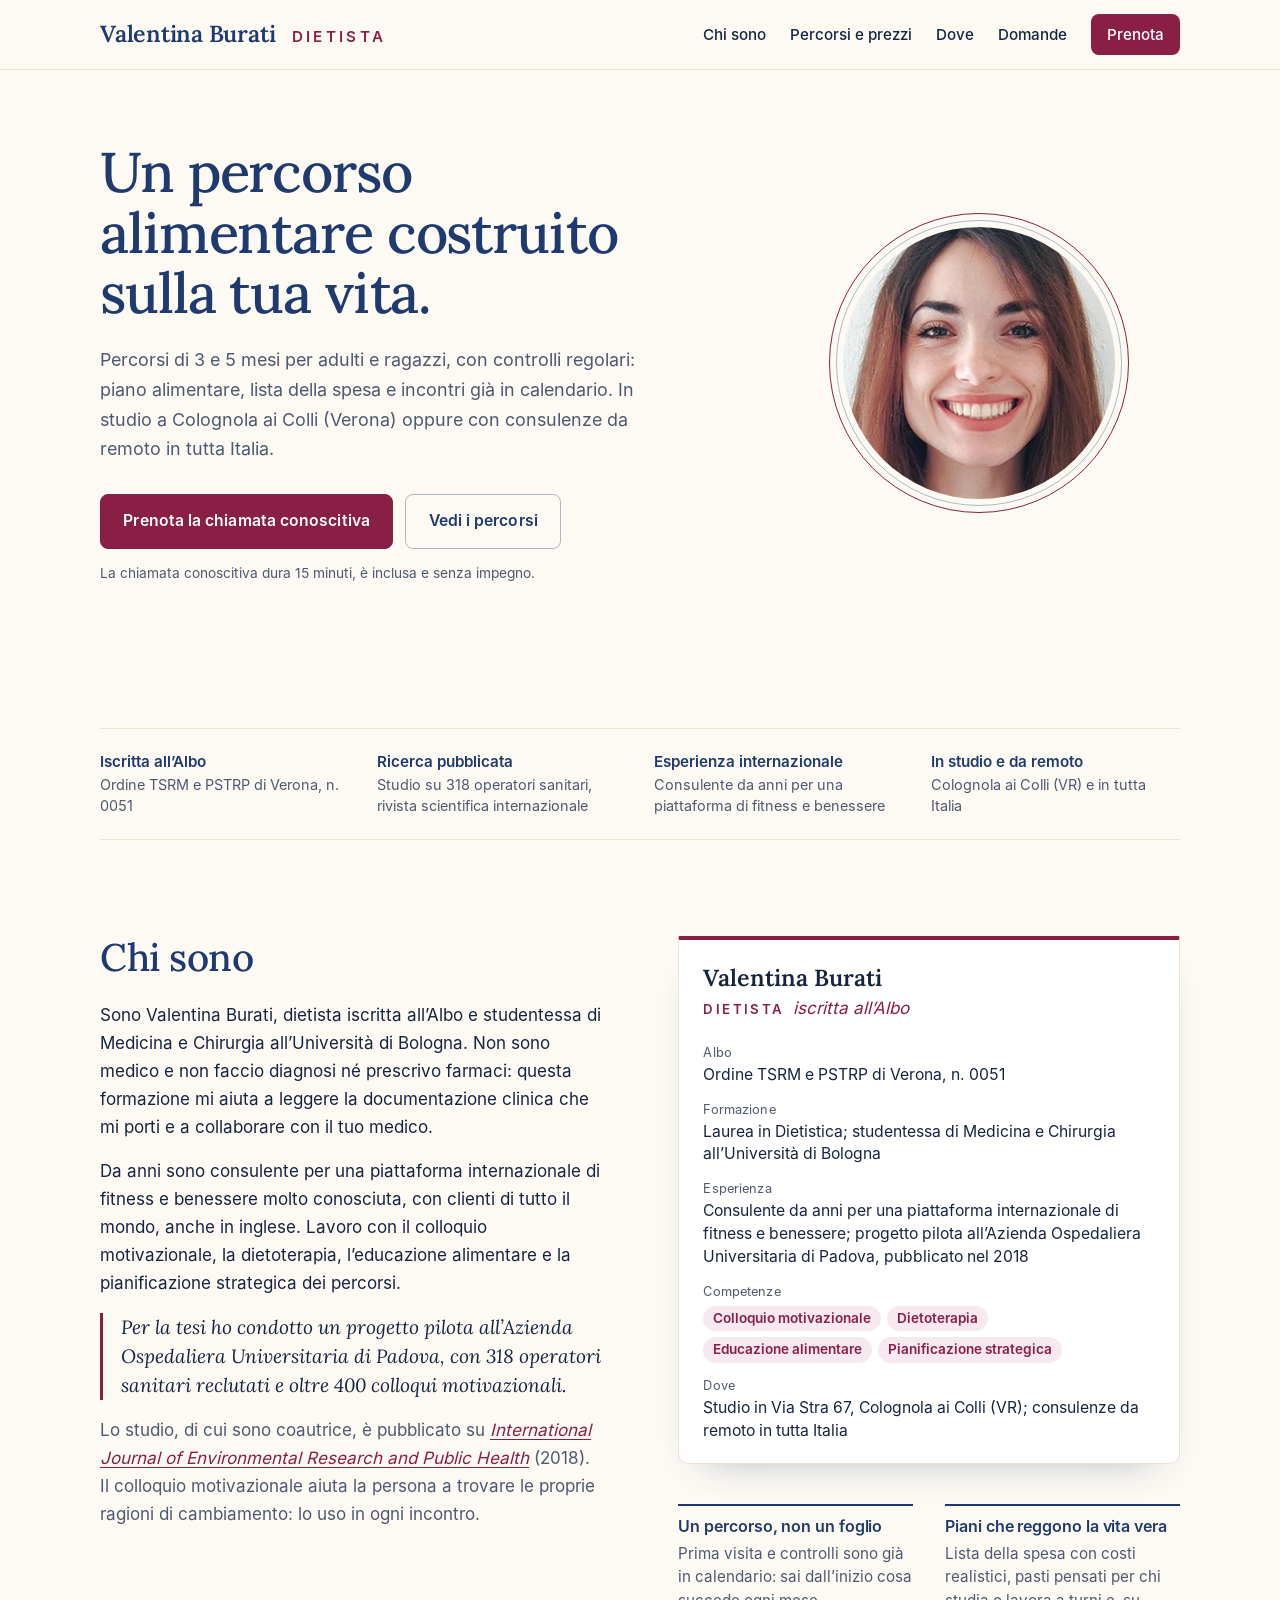
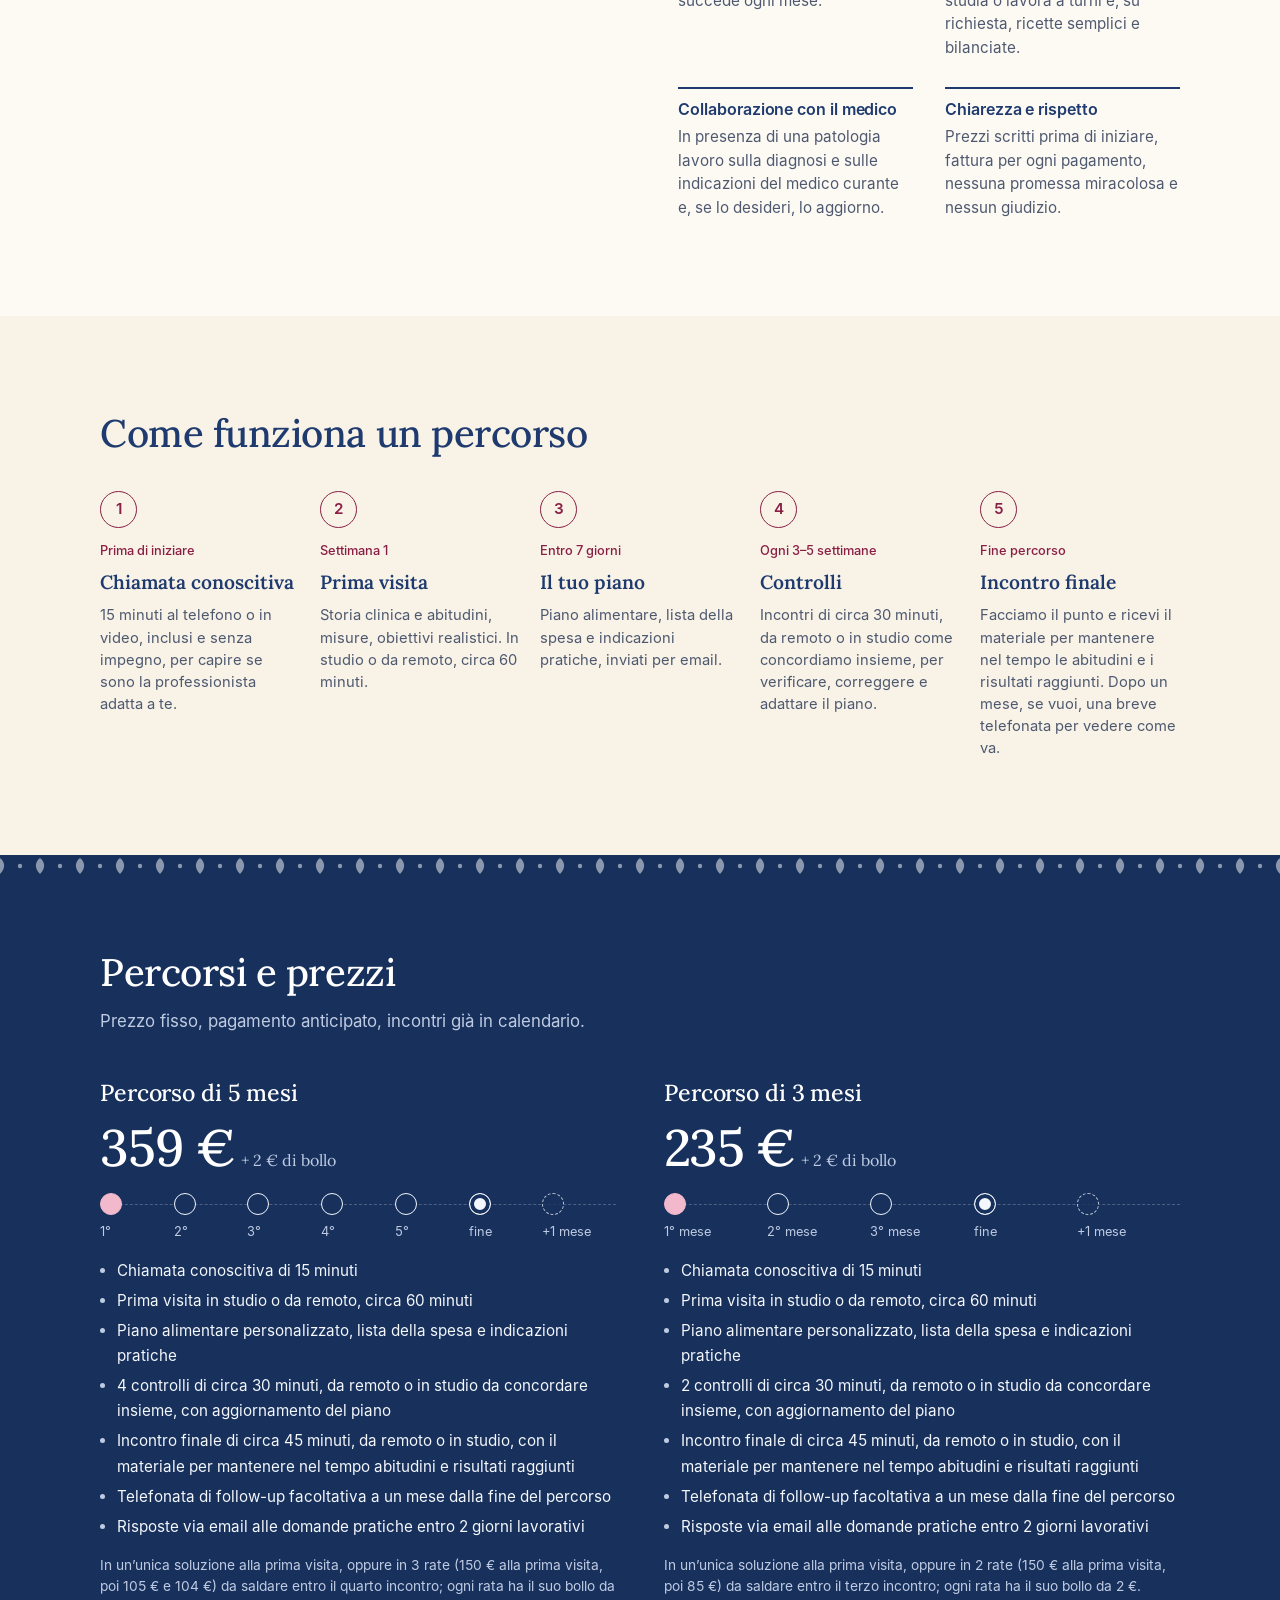
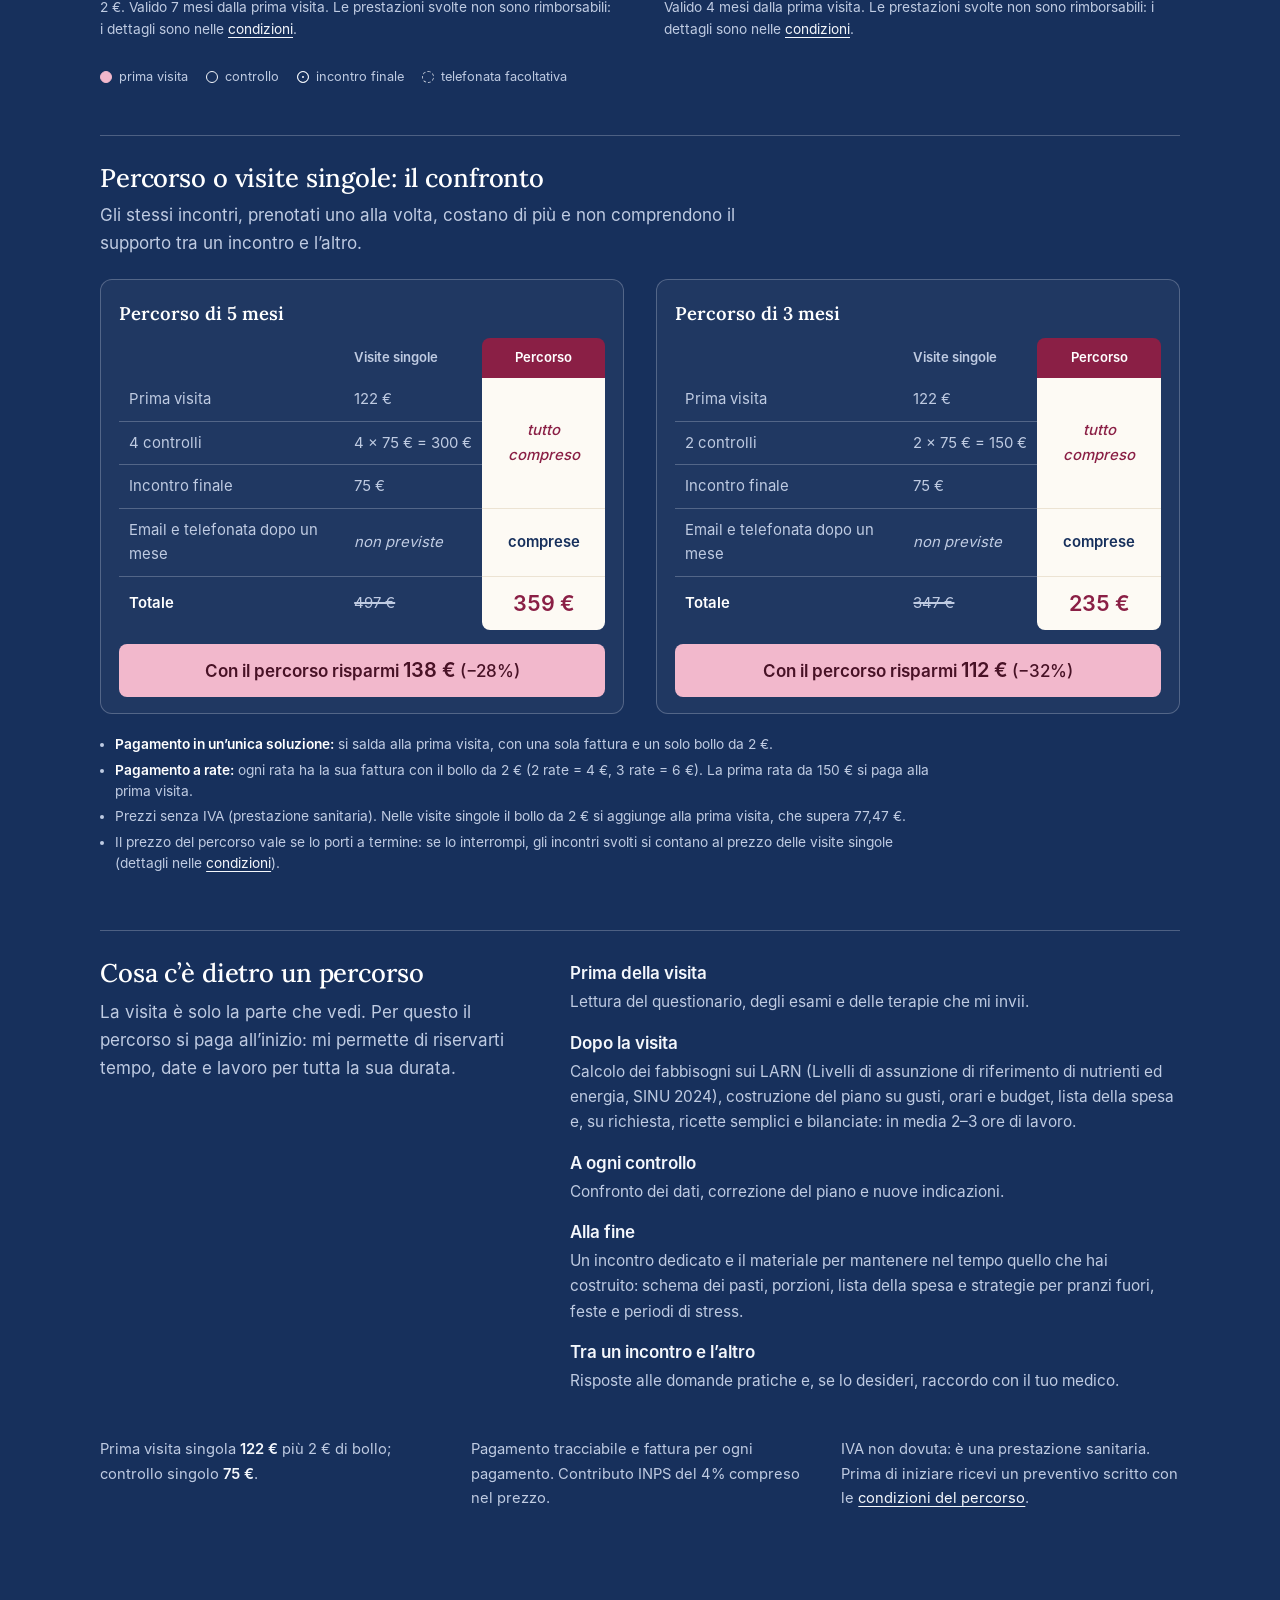
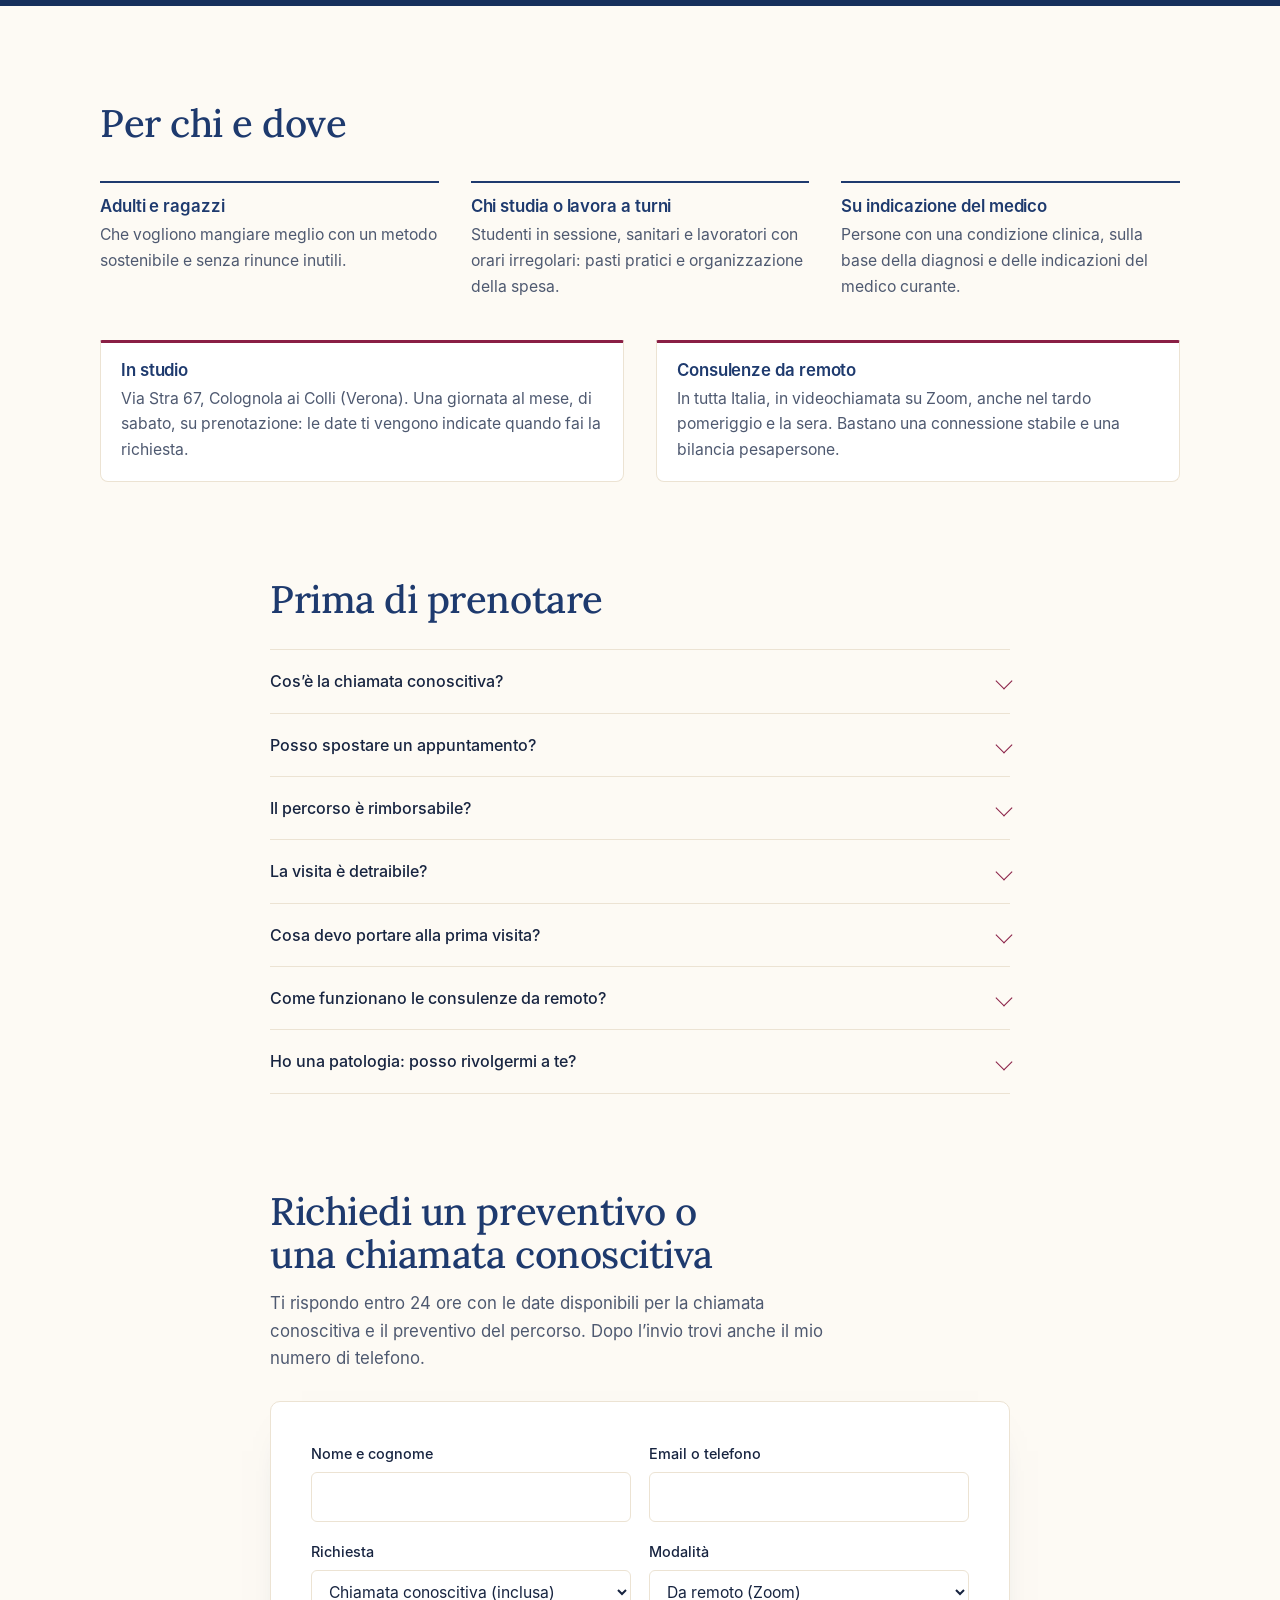
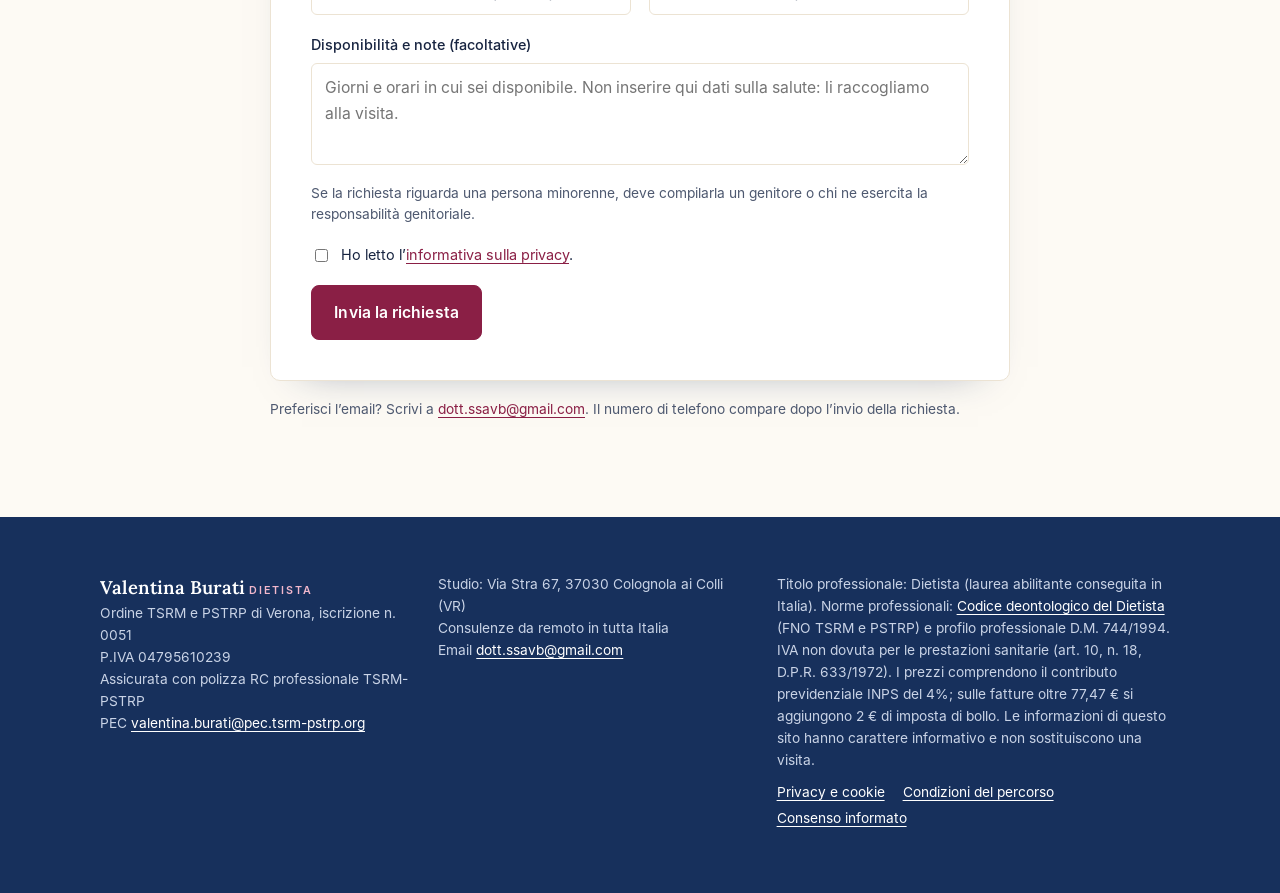
<file: index.html>
<!doctype html>
<html lang="it">
<head>
<meta charset="utf-8">
<meta name="viewport" content="width=device-width, initial-scale=1, viewport-fit=cover">
<title>Dietista a Verona e online – Valentina Burati</title>
<link rel="icon" href="img/favicon.svg" type="image/svg+xml">
<link rel="canonical" href="https://valentinaburati.com/">
<meta property="og:type" content="website">
<meta property="og:locale" content="it_IT">
<meta property="og:title" content="Valentina Burati, dietista">
<meta property="og:description" content="Percorsi nutrizionali di 3 e 5 mesi, in studio a Colognola ai Colli (VR) e consulenze da remoto in tutta Italia.">
<meta property="og:url" content="https://valentinaburati.com/">
<meta property="og:image" content="https://valentinaburati.com/img/anteprima.png">
<meta name="twitter:card" content="summary_large_image">
<meta name="theme-color" content="#17305C">
<script type="application/ld+json">{"@context":"https://schema.org","@type":"MedicalBusiness","name":"Valentina Burati, dietista","medicalSpecialty":"DietNutrition","url":"https://valentinaburati.com/","email":"dott.ssavb@gmail.com","address":{"@type":"PostalAddress","streetAddress":"Via Stra 67","postalCode":"37030","addressLocality":"Colognola ai Colli","addressRegion":"VR","addressCountry":"IT"},"areaServed":"IT","founder":{"@type":"Person","name":"Valentina Burati","jobTitle":"Dietista","hasCredential":"Iscrizione all'Albo dei Dietisti, Ordine TSRM e PSTRP di Verona n. 0051"},"makesOffer":[{"@type":"Offer","name":"Percorso nutrizionale di 3 mesi","price":"235","priceCurrency":"EUR"},{"@type":"Offer","name":"Percorso nutrizionale di 5 mesi","price":"359","priceCurrency":"EUR"}]}</script>
<meta name="description" content="Valentina Burati, dietista iscritta all’Albo. Percorsi nutrizionali di 3 e 5 mesi, in studio a Colognola ai Colli (VR) e consulenze da remoto in tutta Italia.">
<link rel="preload" href="fonts/lora.woff" as="font" type="font/woff" crossorigin>
<link rel="preload" href="fonts/inter-regular.woff" as="font" type="font/woff" crossorigin>
<style>
/* Identità: «radicchio di Verona». Porcellana fredda, inchiostro verde-nero, un rosso radicchio come unico accento.
   Una sola famiglia (Lora, ospitata sul sito: nessuna chiamata a servizi esterni). Il momento memorabile è il calendario dei percorsi. */
@font-face{font-family:"Inter";src:url("fonts/inter-regular.woff") format("woff");font-weight:400;font-style:normal;font-display:swap}
@font-face{font-family:"Inter";src:url("fonts/inter-medium.woff") format("woff");font-weight:500;font-style:normal;font-display:swap}
@font-face{font-family:"Inter";src:url("fonts/inter-semibold.woff") format("woff");font-weight:600 700;font-style:normal;font-display:swap}
@font-face{font-family:"Lora";src:url("fonts/lora.woff") format("woff");font-weight:400 700;font-style:normal;font-display:swap}
@font-face{font-family:"Lora";src:url("fonts/lora-italic.woff") format("woff");font-weight:400 700;font-style:italic;font-display:swap}
:root{
  --paper:#FDFAF4; --alt:#F8F2E7; --surface:#FFFFFF; --ink:#172440; --muted:#55607A; --line:#ECE3D3;
  --blu:#1E3A6E; --blu-deep:#17305C; --radicchio:#8A1F45; --radicchio-deep:#6B1535; --vena:#F7E9EF; --foglia:#56744F;
  --on-deep:#F4F7FC; --on-deep-muted:#BFCBE2; --deep-line:rgba(244,247,252,.24); --rosa:#F2B8CC;
  --serif:"Lora","Iowan Old Style","Palatino Linotype",Georgia,serif;
  --ui:system-ui,-apple-system,"Segoe UI",sans-serif;
}
@media (prefers-color-scheme:dark){:root:not([data-theme="light"]){--paper:#0F1626;--alt:#141D30;--surface:#18223A;--ink:#E9EEF7;--muted:#A7B2C8;--line:#27334D;--blu:#9DB7E6;--blu-deep:#122347;--radicchio:#E79AB6;--radicchio-deep:#F2B8CC;--vena:#2B1A27;--foglia:#9DBB96;color-scheme:dark}}
:root[data-theme="dark"]{--paper:#0F1626;--alt:#141D30;--surface:#18223A;--ink:#E9EEF7;--muted:#A7B2C8;--line:#27334D;--blu:#9DB7E6;--blu-deep:#122347;--radicchio:#E79AB6;--radicchio-deep:#F2B8CC;--vena:#2B1A27;--foglia:#9DBB96;color-scheme:dark}
*{box-sizing:border-box}
html{-webkit-text-size-adjust:100%}
body{margin:0;background:var(--paper);color:var(--ink);font-family:var(--serif);font-size:18px;line-height:1.65;font-variant-numeric:oldstyle-nums proportional-nums}
.wrap{max-width:1120px;margin:0 auto;padding-left:max(20px,env(safe-area-inset-left,0px));padding-right:max(20px,env(safe-area-inset-right,0px))}
h1,h2,h3{color:var(--blu);font-weight:500;line-height:1.12;margin:0;text-wrap:balance;letter-spacing:-.01em}
h1{font-size:clamp(2.5rem,6.2vw,4.4rem);line-height:1.04;letter-spacing:-.022em}
h2{font-size:clamp(1.85rem,3.8vw,2.7rem)}
h3{font-size:1.3rem;font-weight:600;letter-spacing:0}
p{margin:0}
a{color:var(--radicchio);text-decoration-thickness:1px;text-underline-offset:3px}
.muted{color:var(--muted)}.small{font-size:.86rem;line-height:1.55}
.lining{font-variant-numeric:lining-nums tabular-nums}
section{padding-block:clamp(56px,9vw,104px)}
.intro{max-width:36rem;margin-top:14px;color:var(--muted)}
:focus-visible{outline:2px solid var(--radicchio);outline-offset:3px;border-radius:2px}

/* pulsanti */
.btn{display:inline-flex;align-items:center;justify-content:center;font:inherit;font-size:1rem;font-weight:600;border-radius:6px;padding:.8rem 1.35rem;border:1.5px solid var(--radicchio);background:var(--radicchio);color:#fff;text-decoration:none;cursor:pointer;transition:background .15s}
.btn:hover{background:var(--radicchio-deep);border-color:var(--radicchio-deep)}
.btn.quiet{background:transparent;color:var(--ink);border-color:var(--line)}
.btn.quiet:hover{border-color:var(--ink);background:transparent}
@media (prefers-color-scheme:dark){:root:not([data-theme="light"]) .btn:not(.quiet){color:#2C0E19}}
:root[data-theme="dark"] .btn:not(.quiet){color:#2C0E19}
[hidden]{display:none!important}
.skip{position:absolute;left:12px;top:-60px;z-index:10;background:var(--blu);color:#fff;padding:.5rem .9rem;border-radius:6px}
.skip:focus{top:12px}

/* testata */
header.top{position:sticky;top:0;z-index:5;background:color-mix(in srgb,var(--paper) 94%,transparent);backdrop-filter:blur(8px);border-bottom:1px solid var(--line)}
.top .wrap{display:flex;align-items:center;justify-content:space-between;gap:10px 28px;padding-block:18px;flex-wrap:wrap}
.brand{text-decoration:none;color:var(--blu);font-size:1.6rem;font-weight:600;letter-spacing:-.01em;display:inline-flex;align-items:baseline;flex-wrap:wrap;gap:0 .7em}
.brand span{font-family:var(--ui);font-size:.95rem;font-weight:700;letter-spacing:.22em;color:var(--radicchio)}
nav.menu{display:flex;gap:6px 26px;flex-wrap:wrap;font-size:1.06rem;font-weight:600}
nav.menu a{color:var(--ink);text-decoration:none}
nav.menu a:hover{color:var(--radicchio);text-decoration:underline}

/* apertura */
.hero{display:grid;grid-template-columns:minmax(0,1.35fr) minmax(0,.9fr);gap:clamp(32px,6vw,80px);align-items:center;padding-top:clamp(40px,7vw,88px)}
.hero .lead{font-size:1.18rem;color:var(--muted);max-width:33em;margin-top:22px}
.hero .ctas{display:flex;gap:12px;flex-wrap:wrap;margin-top:30px}
.hero .note{margin-top:14px}
.portrait{margin:0;justify-self:center;width:min(100%,300px);position:relative;padding:14px}
.portrait::before{content:"";position:absolute;inset:0;border:1px solid var(--radicchio);border-radius:50%}
.portrait::after{content:"";position:absolute;inset:7px;border:1px solid color-mix(in srgb,var(--blu) 35%,transparent);border-radius:50%;pointer-events:none}
.portrait img{position:relative;display:block;width:100%;height:auto;aspect-ratio:1;object-fit:cover;border-radius:50%;background:var(--alt);filter:saturate(.92) contrast(1.02)}
.portrait figcaption{text-align:center;margin-top:14px;font-size:.85rem;font-style:italic;color:var(--muted)}
@media (max-width:900px){.portrait{order:-1;width:min(60%,220px);margin-top:28px;padding:10px}}
.creds{list-style:none;margin:clamp(28px,4vw,48px) 0 0;padding:22px 0;border-top:1px solid var(--line);border-bottom:1px solid var(--line);display:grid;grid-template-columns:repeat(4,minmax(0,1fr));gap:18px 28px}
.creds li{font-size:.9rem;color:var(--muted);line-height:1.45}
.creds b{display:block;color:var(--blu);font-weight:600;font-size:1rem;margin-bottom:2px}
.alt{background:var(--alt)}
.letterhead{background:var(--surface);border:1px solid var(--line);border-top:4px solid var(--radicchio);border-radius:2px 2px 10px 10px;padding:24px 24px 20px;box-shadow:0 18px 40px -28px rgba(23,48,92,.45)}
.letterhead .who{font-size:1.45rem;font-weight:600;line-height:1.2}
.letterhead .role{font-style:italic;color:var(--radicchio);margin-top:2px}
.caps{font-family:var(--ui);font-style:normal;font-size:.78em;font-weight:600;letter-spacing:.18em;margin-right:.25em}
.letterhead dl{margin:20px 0 0;display:grid;gap:12px}
.letterhead dt{font-size:.8rem;color:var(--muted);font-family:var(--ui);letter-spacing:.01em}
.letterhead dd{margin:1px 0 0;font-size:.98rem;line-height:1.45}
.skills{list-style:none;margin:4px 0 0;padding:0;display:flex;flex-wrap:wrap;gap:6px}
.skills li{font-size:.85rem;padding:3px 10px;border-radius:999px;background:var(--vena);color:var(--radicchio);font-weight:600}

/* chi sono */
.about{display:grid;grid-template-columns:minmax(0,1fr) minmax(0,1fr);gap:clamp(32px,6vw,80px);align-items:start}
.about .text{display:grid;gap:16px;max-width:36rem}
.about .text h2{margin-bottom:6px}
.pull{font-size:1.28rem;line-height:1.5;font-style:italic;color:var(--ink);border-left:3px solid var(--radicchio);padding-left:18px}
.side{display:grid;gap:40px;align-content:start}
.reasons{display:grid;grid-template-columns:1fr 1fr;gap:28px 32px}
.reasons div{border-top:2px solid var(--blu);padding-top:12px}
.reasons h3{font-size:1.12rem;margin-bottom:6px}
.reasons p{font-size:.95rem;color:var(--muted);line-height:1.55}

/* tappe: è una sequenza reale, quindi numerata */
.steps{list-style:none;margin:36px 0 0;padding:0;display:grid;grid-template-columns:repeat(5,minmax(0,1fr));gap:20px;counter-reset:s}
.steps li{counter-increment:s;display:grid;gap:6px;align-content:start}
.steps li::before{content:counter(s);font-size:2.8rem;line-height:1;color:var(--radicchio);font-weight:400;font-style:italic}
.steps .when{font-size:.84rem;color:var(--muted);font-style:italic}
.steps b{font-size:1.12rem;font-weight:600}
.steps p{font-size:.92rem;color:var(--muted);line-height:1.5}

/* percorsi: fascia radicchio */
.band{background:var(--blu-deep);color:var(--on-deep);position:relative}
.band::before{content:"";position:absolute;left:0;right:0;top:0;height:22px;background:url("img/bordo.svg") repeat-x center/40px 22px;opacity:.55}
.band .intro,.band .muted{color:var(--on-deep-muted)}
.band h2,.band h3{color:#fff}
.band a{color:var(--on-deep)}
.plans{display:grid;grid-template-columns:1fr 1fr;gap:clamp(20px,4vw,48px);margin-top:44px}
.plan{display:grid;gap:16px;align-content:start;min-width:0}
.plan h3{font-size:1.5rem;font-weight:500}
.price{font-size:clamp(2.8rem,6vw,3.6rem);line-height:1;font-weight:500;letter-spacing:-.02em;font-variant-numeric:lining-nums}
.price{color:#fff}
.price small{font-size:1rem;font-weight:400;color:var(--on-deep-muted);letter-spacing:0;margin-left:6px}
.plan ul{margin:0;padding-left:1.1em;display:grid;gap:5px;font-size:.98rem}
.plan ul li::marker{color:var(--on-deep-muted)}
.plan .terms{font-size:.86rem;color:var(--on-deep-muted);line-height:1.55}
/* calendario del percorso */
.cal{list-style:none;margin:4px 0 0;padding:0;display:grid;grid-auto-flow:column;grid-auto-columns:minmax(0,1fr);position:relative}
.cal::before{content:"";position:absolute;left:0;right:0;top:11px;border-top:1px dashed var(--deep-line)}
.cal li{position:relative;display:grid;gap:6px;justify-items:start;font-size:.8rem;color:var(--on-deep-muted);font-family:var(--ui)}
.cal .dot{width:22px;height:22px;border-radius:50%;border:1.5px solid var(--on-deep);background:var(--blu-deep);position:relative;z-index:1}
.cal .first .dot{background:var(--rosa);border-color:var(--rosa)}
.cal .free .dot{border-style:dotted;opacity:.6}
.legend{display:flex;flex-wrap:wrap;gap:6px 18px;font-size:.8rem;color:var(--on-deep-muted);font-family:var(--ui);margin-top:26px}
.legend span{display:inline-flex;align-items:center;gap:7px}
.legend i{width:12px;height:12px;border-radius:50%;border:1.5px solid var(--on-deep);display:inline-block}
.legend i.f{background:var(--rosa);border-color:var(--rosa)}
.legend i.e,.cal .end .dot{background:var(--on-deep);border-color:var(--on-deep);box-shadow:inset 0 0 0 4px var(--blu-deep)}
.legend i.t,.cal .follow .dot{border-style:dashed;opacity:.75}
.compare{margin-top:48px;padding-top:28px;border-top:1px solid var(--deep-line)}
.compare h3{font-size:1.6rem;font-weight:500;color:#fff}
.compare .muted{margin-top:8px;max-width:40rem}
.cmps{display:grid;grid-template-columns:1fr 1fr;gap:clamp(16px,3vw,32px);margin-top:22px}
.cmp{background:rgba(255,255,255,.04);border:1px solid var(--deep-line);border-radius:12px;padding:18px 18px 16px;min-width:0}
.cmp h4{margin:0 0 10px;font-size:1.15rem;font-weight:600;color:#fff}
.cmp table{width:100%;border-collapse:separate;border-spacing:0;font-size:.93rem;font-variant-numeric:lining-nums}
.cmp th,.cmp td{padding:9px 10px;text-align:left;vertical-align:middle;border-bottom:1px solid var(--deep-line)}
.cmp thead th{font-size:.82rem;font-weight:600;color:var(--on-deep-muted);border-bottom:0}
.cmp tbody th{font-weight:400;color:var(--on-deep-muted)}
.cmp td{color:var(--on-deep-muted)}
.cmp td.no{font-style:italic}
.cmp td{white-space:nowrap}.cmp td.pc[rowspan],.cmp td.no{white-space:normal}
.cmp .pc{background:#FDFAF4;color:#17305C;font-weight:600;text-align:center;border-bottom-color:#ECE3D3}
.cmp thead th.pc{color:#fff;background:var(--radicchio);border-radius:8px 8px 0 0}
.cmp td.pc[rowspan]{font-style:italic;font-weight:500;color:var(--radicchio)}
.cmp .tot th{color:#fff;font-weight:600;border-bottom:0}
.cmp .tot td.old{text-decoration:line-through;text-decoration-thickness:1.5px;color:var(--on-deep-muted);border-bottom:0}
.cmp .tot td.pc{font-size:1.35rem;color:var(--radicchio);border-radius:0 0 8px 8px;border-bottom:0}
.save{margin:14px 0 0;background:var(--rosa);color:#481226;border-radius:8px;padding:10px 14px;font-weight:600;text-align:center}
.save b{font-size:1.25rem}
.save span{font-weight:500}
.notes{margin:20px 0 0;padding-left:1.1em;display:grid;gap:4px;color:var(--on-deep-muted);max-width:52rem}
.notes b{color:#fff;font-weight:600}
.sr{position:absolute;width:1px;height:1px;overflow:hidden;clip:rect(0 0 0 0)}
@media (max-width:760px){.cmps{grid-template-columns:1fr}}
.behind{margin-top:56px;padding-top:28px;border-top:1px solid var(--deep-line);display:grid;grid-template-columns:minmax(0,.8fr) minmax(0,1.2fr);gap:clamp(20px,5vw,64px)}
.behind h3{font-size:1.6rem;font-weight:500}
.behind dl{margin:0;display:grid;gap:14px}
.behind dt{font-weight:600}
.behind dd{margin:2px 0 0;color:var(--on-deep-muted);font-size:.96rem}
.facts{margin-top:44px;display:grid;grid-template-columns:repeat(3,minmax(0,1fr));gap:14px 32px;font-size:.92rem;color:var(--on-deep-muted)}
.facts b{color:var(--on-deep);font-weight:600;font-variant-numeric:lining-nums}

/* per chi, dove */
.cols3{display:grid;grid-template-columns:repeat(3,minmax(0,1fr));gap:32px;margin-top:36px}
.cols3 div,.where div{border-top:2px solid var(--blu);padding-top:14px}
.cols3 h3,.where h3{margin-bottom:6px}
.cols3 p,.where p{color:var(--muted);font-size:.98rem}
.where{display:grid;grid-template-columns:1fr 1fr;gap:32px;margin-top:40px}
.where div{background:var(--surface);border:1px solid var(--line);border-top:3px solid var(--radicchio);padding:18px 20px;border-radius:2px 2px 8px 8px}

/* domande */
.narrow{max-width:780px}
.faq{margin-top:28px;border-top:1px solid var(--line)}
details{border-bottom:1px solid var(--line)}
summary{cursor:pointer;list-style:none;display:flex;justify-content:space-between;gap:16px;padding-block:18px;font-size:1.08rem;font-weight:600}
summary::-webkit-details-marker{display:none}
summary::after{content:"";flex:none;width:11px;height:11px;margin-top:.45em;border-right:1.5px solid var(--radicchio);border-bottom:1.5px solid var(--radicchio);transform:rotate(45deg);transition:transform .2s}
details[open] summary::after{transform:rotate(225deg)}
details p{padding-bottom:20px;color:var(--muted);max-width:64ch}

/* modulo */
.booking{background:var(--surface);border:1px solid var(--line);border-radius:10px;padding:clamp(22px,4vw,40px);margin-top:28px}
form{display:grid;grid-template-columns:1fr 1fr;gap:18px}
label{display:grid;gap:6px;font-size:.92rem;font-weight:600}
input,select,textarea{font:inherit;font-size:1rem;font-weight:400;color:var(--ink);background:var(--paper);border:1px solid var(--line);border-radius:6px;padding:.7rem .8rem;width:100%}
input:focus,select:focus,textarea:focus{border-color:var(--radicchio);outline:2px solid color-mix(in srgb,var(--radicchio) 30%,transparent);outline-offset:0}
.full{grid-column:1/-1}
.check{display:flex;gap:10px;align-items:flex-start;font-weight:400}
.check input{width:auto;margin-top:.35em;accent-color:var(--radicchio)}
.msg{border-radius:8px;padding:16px 18px;display:grid;gap:6px;margin-top:18px}
.msg.ok{background:color-mix(in srgb,var(--foglia) 14%,var(--surface))}
.msg.ko{background:var(--vena)}
.contact-line{margin-top:18px}

/* piede */
footer{border-top:1px solid var(--line);padding-block:44px 56px;font-size:.86rem;line-height:1.6;color:var(--muted)}
footer .cols{display:grid;grid-template-columns:1fr 1fr 1.3fr;gap:28px}
footer b{color:var(--ink);font-weight:600;font-size:1rem}
footer ul{list-style:none;margin:10px 0 0;padding:0;display:flex;flex-wrap:wrap;gap:4px 18px}

@media (max-width:900px){.hero,.about,.behind{grid-template-columns:1fr}.steps{grid-template-columns:repeat(2,minmax(0,1fr));row-gap:28px}.cols3{grid-template-columns:1fr}.facts{grid-template-columns:1fr}footer .cols{grid-template-columns:1fr}}
@media (max-width:640px){.plan+.plan{border-top:1px solid var(--deep-line);padding-top:32px}body{font-size:17px}.plans,.where,.reasons,form{grid-template-columns:1fr}.steps{grid-template-columns:1fr}nav.menu{gap:4px 18px;font-size:1rem}.brand{font-size:1.4rem}.brand span{font-size:.85rem}}
.cta-bar{display:none}
@media (max-width:640px){.cta-bar{display:block;position:fixed;left:12px;right:12px;bottom:calc(12px + env(safe-area-inset-bottom,0px));z-index:6;text-align:center;background:var(--radicchio);color:#fff;text-decoration:none;font-weight:600;padding:.85rem 1rem;border-radius:8px;box-shadow:0 10px 30px -10px rgba(23,48,92,.55);transform:translateY(160%);transition:transform .25s}
.cta-bar.on{transform:none}footer{padding-bottom:110px}}
@media (max-width:900px){.creds{grid-template-columns:1fr 1fr}}
@media (prefers-reduced-motion:no-preference){html{scroll-behavior:smooth}}

/* ===== Revisione «più professionale»: testo in Inter, titoli in Lora, ritmo e gerarchia più sobri ===== */
:root{--ui:"Inter",system-ui,-apple-system,"Segoe UI",sans-serif;--muted:#4E5970}
body{font-family:var(--ui);font-size:17px;line-height:1.65;font-variant-numeric:normal;-webkit-font-smoothing:antialiased}
h1,h2,h3,h4,.brand,.letterhead .who,.pull,.price,.cmp h4,.compare h3,.behind h3{font-family:var(--serif)}
h1{font-size:clamp(2.3rem,4.6vw,3.5rem);line-height:1.08;letter-spacing:-.02em;max-width:15ch}
h2{font-size:clamp(1.8rem,3.2vw,2.4rem);letter-spacing:-.012em}
h3{font-family:var(--ui);font-size:1.05rem;font-weight:600;letter-spacing:-.005em}
.cmp h4{font-weight:600}
section{padding-block:clamp(56px,8vw,96px)}
.hero{padding-top:clamp(36px,6vw,72px)}
.hero .lead{font-size:1.12rem;line-height:1.65;color:var(--muted);max-width:34rem}
.intro{font-size:1.05rem}
/* intestazione */
header.top{background:color-mix(in srgb,var(--paper) 96%,transparent)}
.top .wrap{padding-block:14px}
.brand{font-size:1.45rem}
nav.menu{font-family:var(--ui);font-size:.95rem;font-weight:500;align-items:center;gap:6px 24px}
nav.menu a.nav-cta{background:var(--radicchio);color:#fff;padding:.5rem 1rem;border-radius:8px;text-decoration:none}
nav.menu a.nav-cta:hover{background:var(--radicchio-deep);color:#fff;text-decoration:none}
/* pulsanti */
.btn{font-family:var(--ui);font-size:.98rem;font-weight:600;border-radius:8px;padding:.85rem 1.4rem;letter-spacing:.005em}
.btn.quiet{border-color:color-mix(in srgb,var(--blu) 35%,transparent);color:var(--blu)}
/* credenziali */
.creds{border-color:var(--line)}
.creds b{font-family:var(--ui);font-size:.95rem;font-weight:600}
/* chi sono */
.pull{font-size:1.2rem}
.reasons div{border-top:2px solid var(--blu)}
.reasons h3{font-size:1rem;margin-bottom:6px}
/* tappe: numeri in cerchio, più sobri */
.steps li::before{font-family:var(--ui);font-style:normal;font-weight:600;font-size:.95rem;width:2.2rem;height:2.2rem;border-radius:50%;display:grid;place-items:center;border:1.5px solid var(--radicchio);color:var(--radicchio);margin-bottom:6px}
.steps .when{font-style:normal;font-size:.8rem;font-weight:500;color:var(--radicchio)}
.steps b{font-family:var(--serif);font-size:1.2rem;font-weight:600;color:var(--blu)}
/* prezzi */
.plan h3{font-family:var(--serif);font-size:1.45rem;font-weight:500;color:#fff}
.price{font-size:clamp(2.6rem,5vw,3.2rem)}
.plan ul{font-size:.95rem}
.legend,.cal li{font-family:var(--ui)}
/* domande */
summary{font-family:var(--ui);font-size:1rem;font-weight:500}
details p{font-size:.98rem}
/* modulo */
label{font-family:var(--ui);font-weight:500;font-size:.9rem}
input,select,textarea{font-family:var(--ui);font-size:.98rem;background:#fff}
.booking{box-shadow:0 18px 40px -32px rgba(23,48,92,.5)}
/* piè di pagina scuro */
footer.site-foot{background:var(--blu-deep);color:#C9D3E6;border-top:0;padding-block:56px 64px}
footer.site-foot b{color:#fff;font-family:var(--serif);font-size:1.15rem;font-weight:600}
footer.site-foot a{color:#fff}
footer.site-foot .caps{color:var(--rosa)!important}
@media (max-width:640px){nav.menu{flex-wrap:nowrap;overflow-x:auto;width:100%;gap:14px;font-size:.9rem;padding-bottom:2px;scrollbar-width:none}nav.menu a{white-space:nowrap}nav.menu a[href="#dove"],nav.menu a[href="#domande"]{display:none}nav.menu a.nav-cta{padding:.35rem .8rem;margin-left:auto}h1{max-width:none}}
</style>
</head>
<body>
<a class="skip" href="#inizio">Vai al contenuto</a>

<header class="top"><div class="wrap">
  <a class="brand" href="#inizio">Valentina Burati<span>DIETISTA</span></a>
  <nav class="menu" aria-label="Menu principale"><a href="#chi-sono">Chi sono</a><a href="#percorsi">Percorsi e prezzi</a><a href="#dove">Dove</a><a href="#domande">Domande</a><a href="#prenota" class="nav-cta">Prenota</a></nav>
</div></header>

<main id="inizio">
<section style="padding-top:0"><div class="wrap hero">
  <div>
    <h1>Un percorso alimentare costruito sulla tua vita.</h1>
    <p class="lead">Percorsi di 3 e 5 mesi per adulti e ragazzi, con controlli regolari: piano alimentare, lista della spesa e incontri già in calendario. In studio a Colognola ai Colli (Verona) oppure con consulenze da remoto in tutta Italia.</p>
    <div class="ctas"><a class="btn" href="#prenota">Prenota la chiamata conoscitiva</a><a class="btn quiet" href="#percorsi">Vedi i percorsi</a></div>
    <p class="note small muted">La chiamata conoscitiva dura 15 minuti, è inclusa e senza impegno.</p>
  </div>
  <figure class="portrait"><img src="img/valentina.jpg" srcset="img/valentina-small.jpg 300w, img/valentina.jpg 560w" sizes="(max-width:900px) 220px, 300px" alt="Ritratto di Valentina Burati, dietista" width="560" height="560" fetchpriority="high"></figure>
</div></section>

<div class="wrap"><ul class="creds" aria-label="In breve">
  <li><b>Iscritta all’Albo</b>Ordine TSRM e PSTRP di Verona, n. 0051</li>
  <li><b>Ricerca pubblicata</b>Studio su 318 operatori sanitari, rivista scientifica internazionale</li>
  <li><b>Esperienza internazionale</b>Consulente da anni per una piattaforma di fitness e benessere</li>
  <li><b>In studio e da remoto</b>Colognola ai Colli (VR) e in tutta Italia</li>
</ul></div>

<section id="chi-sono"><div class="wrap about">
  <div class="text">
    <h2>Chi sono</h2>
    <p>Sono Valentina Burati, dietista iscritta all’Albo e studentessa di Medicina e Chirurgia all’Università di Bologna. Non sono medico e non faccio diagnosi né prescrivo farmaci: questa formazione mi aiuta a leggere la documentazione clinica che mi porti e a collaborare con il tuo medico.</p>
    <p>Da anni sono consulente per una piattaforma internazionale di fitness e benessere molto conosciuta, con clienti di tutto il mondo, anche in inglese. Lavoro con il colloquio motivazionale, la dietoterapia, l’educazione alimentare e la pianificazione strategica dei percorsi.</p>
    <p class="pull">Per la tesi ho condotto un progetto pilota all’Azienda Ospedaliera Universitaria di Padova, con 318 operatori sanitari reclutati e oltre 400 colloqui motivazionali.</p>
    <p class="muted">Lo studio, di cui sono coautrice, è pubblicato su <a href="https://doi.org/10.3390/ijerph15092053" rel="noopener"><i>International Journal of Environmental Research and Public Health</i></a> (2018). Il colloquio motivazionale aiuta la persona a trovare le proprie ragioni di cambiamento: lo uso in ogni incontro.</p>
  </div>
  <div class="side">
<aside class="letterhead" aria-label="Dati professionali">
    <p class="who">Valentina Burati</p>
    <p class="role"><span class="caps">DIETISTA</span> iscritta all’Albo</p>
    <dl>
      <div><dt>Albo</dt><dd>Ordine TSRM e PSTRP di Verona, n. 0051</dd></div>
      <div><dt>Formazione</dt><dd>Laurea in Dietistica; studentessa di Medicina e Chirurgia all’Università di Bologna</dd></div>
      <div><dt>Esperienza</dt><dd>Consulente da anni per una piattaforma internazionale di fitness e benessere; progetto pilota all’Azienda Ospedaliera Universitaria di Padova, pubblicato nel 2018</dd></div>
      <div><dt>Competenze</dt><dd><ul class="skills"><li>Colloquio motivazionale</li><li>Dietoterapia</li><li>Educazione alimentare</li><li>Pianificazione strategica</li></ul></dd></div>
      <div><dt>Dove</dt><dd>Studio in Via Stra 67, Colognola ai Colli (VR); consulenze da remoto in tutta Italia</dd></div>
    </dl>
  </aside>

  <div class="reasons">
    <div><h3>Un percorso, non un foglio</h3><p>Prima visita e controlli sono già in calendario: sai dall’inizio cosa succede ogni mese.</p></div>
    <div><h3>Piani che reggono la vita vera</h3><p>Lista della spesa con costi realistici, pasti pensati per chi studia o lavora a turni e, su richiesta, ricette semplici e bilanciate.</p></div>
    <div><h3>Collaborazione con il medico</h3><p>In presenza di una patologia lavoro sulla diagnosi e sulle indicazioni del medico curante e, se lo desideri, lo aggiorno.</p></div>
    <div><h3>Chiarezza e rispetto</h3><p>Prezzi scritti prima di iniziare, fattura per ogni pagamento, nessuna promessa miracolosa e nessun giudizio.</p></div>
  </div>
  </div>
</div></section>

<section class="alt"><div class="wrap">
  <h2>Come funziona un percorso</h2>
  <ol class="steps">
    <li><span class="when">Prima di iniziare</span><b>Chiamata conoscitiva</b><p>15 minuti al telefono o in video, inclusi e senza impegno, per capire se sono la professionista adatta a te.</p></li>
    <li><span class="when">Settimana 1</span><b>Prima visita</b><p>Storia clinica e abitudini, misure, obiettivi realistici. In studio o da remoto, circa 60 minuti.</p></li>
    <li><span class="when">Entro 7 giorni</span><b>Il tuo piano</b><p>Piano alimentare, lista della spesa e indicazioni pratiche, inviati per email.</p></li>
    <li><span class="when">Ogni 3–5 settimane</span><b>Controlli</b><p>Incontri di circa 30 minuti, da remoto o in studio come concordiamo insieme, per verificare, correggere e adattare il piano.</p></li>
    <li><span class="when">Fine percorso</span><b>Incontro finale</b><p>Facciamo il punto e ricevi il materiale per mantenere nel tempo le abitudini e i risultati raggiunti. Dopo un mese, se vuoi, una breve telefonata per vedere come va.</p></li>
  </ol>
</div></section>

<section id="percorsi" class="band"><div class="wrap">
  <h2>Percorsi e prezzi</h2>
  <p class="intro">Prezzo fisso, pagamento anticipato, incontri già in calendario.</p>
  <div class="plans">
    <article class="plan" aria-labelledby="p5">
      <h3 id="p5">Percorso di 5 mesi</h3>
      <p class="price">359 €<small>+ 2 € di bollo</small></p>
      <ol class="cal" aria-label="Calendario del percorso di 5 mesi: prima visita nel primo mese, un controllo al mese per quattro mesi, incontro finale e telefonata facoltativa un mese dopo">
        <li class="first"><span class="dot"></span>1°</li>
        <li><span class="dot"></span>2°</li>
        <li><span class="dot"></span>3°</li>
        <li><span class="dot"></span>4°</li>
        <li><span class="dot"></span>5°</li>
        <li class="end"><span class="dot"></span>fine</li>
        <li class="follow"><span class="dot"></span>+1 mese</li>
      </ol>
      <ul>
        <li>Chiamata conoscitiva di 15 minuti</li>
        <li>Prima visita in studio o da remoto, circa 60 minuti</li>
        <li>Piano alimentare personalizzato, lista della spesa e indicazioni pratiche</li>
        <li>4 controlli di circa 30 minuti, da remoto o in studio da concordare insieme, con aggiornamento del piano</li>
        <li>Incontro finale di circa 45 minuti, da remoto o in studio, con il materiale per mantenere nel tempo abitudini e risultati raggiunti</li>
        <li>Telefonata di follow-up facoltativa a un mese dalla fine del percorso</li>
        <li>Risposte via email alle domande pratiche entro 2 giorni lavorativi</li>
      </ul>
      <p class="terms">In un’unica soluzione alla prima visita, oppure in 3 rate (150 € alla prima visita, poi 105 € e 104 €) da saldare entro il quarto incontro; ogni rata ha il suo bollo da 2 €. Valido 7 mesi dalla prima visita. Le prestazioni svolte non sono rimborsabili: i dettagli sono nelle <a href="condizioni.html">condizioni</a>.</p>
    </article>
    <article class="plan" aria-labelledby="p3">
      <h3 id="p3">Percorso di 3 mesi</h3>
      <p class="price">235 €<small>+ 2 € di bollo</small></p>
      <ol class="cal" aria-label="Calendario del percorso di 3 mesi: prima visita nel primo mese, un controllo nel secondo e uno nel terzo, incontro finale e telefonata facoltativa un mese dopo">
        <li class="first"><span class="dot"></span>1° mese</li>
        <li><span class="dot"></span>2° mese</li>
        <li><span class="dot"></span>3° mese</li>
        <li class="end"><span class="dot"></span>fine</li>
        <li class="follow"><span class="dot"></span>+1 mese</li>
      </ol>
      <ul>
        <li>Chiamata conoscitiva di 15 minuti</li>
        <li>Prima visita in studio o da remoto, circa 60 minuti</li>
        <li>Piano alimentare personalizzato, lista della spesa e indicazioni pratiche</li>
        <li>2 controlli di circa 30 minuti, da remoto o in studio da concordare insieme, con aggiornamento del piano</li>
        <li>Incontro finale di circa 45 minuti, da remoto o in studio, con il materiale per mantenere nel tempo abitudini e risultati raggiunti</li>
        <li>Telefonata di follow-up facoltativa a un mese dalla fine del percorso</li>
        <li>Risposte via email alle domande pratiche entro 2 giorni lavorativi</li>
      </ul>
      <p class="terms">In un’unica soluzione alla prima visita, oppure in 2 rate (150 € alla prima visita, poi 85 €) da saldare entro il terzo incontro; ogni rata ha il suo bollo da 2 €. Valido 4 mesi dalla prima visita. Le prestazioni svolte non sono rimborsabili: i dettagli sono nelle <a href="condizioni.html">condizioni</a>.</p>
    </article>
  </div>
  <p class="legend" aria-hidden="true"><span><i class="f"></i>prima visita</span><span><i></i>controllo</span><span><i class="e"></i>incontro finale</span><span><i class="t"></i>telefonata facoltativa</span></p>

  <div class="compare">
    <h3>Percorso o visite singole: il confronto</h3>
    <p class="muted">Gli stessi incontri, prenotati uno alla volta, costano di più e non comprendono il supporto tra un incontro e l’altro.</p>
    <div class="cmps">
      <article class="cmp" aria-labelledby="cmp5">
        <h4 id="cmp5">Percorso di 5 mesi</h4>
        <table>
          <thead><tr><th scope="col"><span class="sr">Voce</span></th><th scope="col">Visite singole</th><th scope="col" class="pc">Percorso</th></tr></thead>
          <tbody>
            <tr><th scope="row">Prima visita</th><td>122 €</td><td class="pc" rowspan="3">tutto compreso</td></tr>
            <tr><th scope="row">4 controlli</th><td>4 × 75 € = 300 €</td></tr>
            <tr><th scope="row">Incontro finale</th><td>75 €</td></tr>
            <tr><th scope="row">Email e telefonata dopo un mese</th><td class="no">non previste</td><td class="pc">comprese</td></tr>
            <tr class="tot"><th scope="row">Totale</th><td class="old">497 €</td><td class="pc">359 €</td></tr>
          </tbody>
        </table>
        <p class="save">Con il percorso risparmi <b>138 €</b> <span>(−28%)</span></p>
      </article>
      <article class="cmp" aria-labelledby="cmp3">
        <h4 id="cmp3">Percorso di 3 mesi</h4>
        <table>
          <thead><tr><th scope="col"><span class="sr">Voce</span></th><th scope="col">Visite singole</th><th scope="col" class="pc">Percorso</th></tr></thead>
          <tbody>
            <tr><th scope="row">Prima visita</th><td>122 €</td><td class="pc" rowspan="3">tutto compreso</td></tr>
            <tr><th scope="row">2 controlli</th><td>2 × 75 € = 150 €</td></tr>
            <tr><th scope="row">Incontro finale</th><td>75 €</td></tr>
            <tr><th scope="row">Email e telefonata dopo un mese</th><td class="no">non previste</td><td class="pc">comprese</td></tr>
            <tr class="tot"><th scope="row">Totale</th><td class="old">347 €</td><td class="pc">235 €</td></tr>
          </tbody>
        </table>
        <p class="save">Con il percorso risparmi <b>112 €</b> <span>(−32%)</span></p>
      </article>
    </div>
    <ul class="notes small">
      <li><b>Pagamento in un’unica soluzione:</b> si salda alla prima visita, con una sola fattura e un solo bollo da 2 €.</li>
      <li><b>Pagamento a rate:</b> ogni rata ha la sua fattura con il bollo da 2 € (2 rate = 4 €, 3 rate = 6 €). La prima rata da 150 € si paga alla prima visita.</li>
      <li>Prezzi senza IVA (prestazione sanitaria). Nelle visite singole il bollo da 2 € si aggiunge alla prima visita, che supera 77,47 €.</li>
      <li>Il prezzo del percorso vale se lo porti a termine: se lo interrompi, gli incontri svolti si contano al prezzo delle visite singole (dettagli nelle <a href="condizioni.html">condizioni</a>).</li>
    </ul>
  </div>

  <div class="behind">
    <div>
      <h3>Cosa c’è dietro un percorso</h3>
      <p class="muted" style="margin-top:10px">La visita è solo la parte che vedi. Per questo il percorso si paga all’inizio: mi permette di riservarti tempo, date e lavoro per tutta la sua durata.</p>
    </div>
    <dl>
      <div><dt>Prima della visita</dt><dd>Lettura del questionario, degli esami e delle terapie che mi invii.</dd></div>
      <div><dt>Dopo la visita</dt><dd>Calcolo dei fabbisogni sui LARN (Livelli di assunzione di riferimento di nutrienti ed energia, SINU 2024), costruzione del piano su gusti, orari e budget, lista della spesa e, su richiesta, ricette semplici e bilanciate: in media 2–3 ore di lavoro.</dd></div>
      <div><dt>A ogni controllo</dt><dd>Confronto dei dati, correzione del piano e nuove indicazioni.</dd></div>
      <div><dt>Alla fine</dt><dd>Un incontro dedicato e il materiale per mantenere nel tempo quello che hai costruito: schema dei pasti, porzioni, lista della spesa e strategie per pranzi fuori, feste e periodi di stress.</dd></div>
      <div><dt>Tra un incontro e l’altro</dt><dd>Risposte alle domande pratiche e, se lo desideri, raccordo con il tuo medico.</dd></div>
    </dl>
  </div>

  <div class="facts">
    <p>Prima visita singola <b>122 €</b> più 2 € di bollo; controllo singolo <b>75 €</b>.</p>
    <p>Pagamento tracciabile e fattura per ogni pagamento. Contributo INPS del 4% compreso nel prezzo.</p>
    <p>IVA non dovuta: è una prestazione sanitaria. Prima di iniziare ricevi un preventivo scritto con le <a href="condizioni.html">condizioni del percorso</a>.</p>
  </div>
</div></section>

<section id="dove"><div class="wrap">
  <h2>Per chi e dove</h2>
  <div class="cols3">
    <div><h3>Adulti e ragazzi</h3><p>Che vogliono mangiare meglio con un metodo sostenibile e senza rinunce inutili.</p></div>
    <div><h3>Chi studia o lavora a turni</h3><p>Studenti in sessione, sanitari e lavoratori con orari irregolari: pasti pratici e organizzazione della spesa.</p></div>
    <div><h3>Su indicazione del medico</h3><p>Persone con una condizione clinica, sulla base della diagnosi e delle indicazioni del medico curante.</p></div>
  </div>
  <div class="where">
    <div><h3>In studio</h3><p>Via Stra 67, Colognola ai Colli (Verona). Una giornata al mese, di sabato, su prenotazione: le date ti vengono indicate quando fai la richiesta.</p></div>
    <div><h3>Consulenze da remoto</h3><p>In tutta Italia, in videochiamata su Zoom, anche nel tardo pomeriggio e la sera. Bastano una connessione stabile e una bilancia pesapersone.</p></div>
  </div>
</div></section>

<section id="domande" style="padding-top:0"><div class="wrap narrow">
  <h2>Prima di prenotare</h2>
  <div class="faq">
    <details><summary>Cos’è la chiamata conoscitiva?</summary><p>Una telefonata o videochiamata di circa 15 minuti, inclusa e senza impegno, prima di iniziare. Mi racconti cosa ti serve, ti spiego come lavoro e capiamo insieme se il percorso fa per te. Non è una visita: non vengono dati consigli personalizzati.</p></details>
    <details><summary>Posso spostare un appuntamento?</summary><p>Sì, gratuitamente fino a 72 ore prima per gli incontri in studio e fino a 48 ore prima per quelli su Zoom. Un incontro saltato senza preavviso si considera svolto.</p></details>
    <details><summary>Il percorso è rimborsabile?</summary><p>Le prestazioni già svolte non sono rimborsabili: la prima visita con l’elaborazione del piano, i controlli fatti, quelli disdetti senza il preavviso previsto (72 ore in studio, 48 su Zoom) e quelli non fissati entro il periodo di validità. Il prezzo del percorso è inferiore a quello delle visite singole perché è un impegno per tutta la durata: se lo interrompi, gli incontri svolti si contano al prezzo singolo (122 € la prima visita, 75 € ogni controllo) e ti rimborso solo la differenza. Per esempio, nel percorso di 3 mesi, dopo la sola prima visita ti restituisco 113 €; nel percorso di 5 mesi, 237 €. Tutti i casi sono nelle <a href="condizioni.html">condizioni</a> che firmi prima di iniziare.</p></details>
    <details><summary>La visita è detraibile?</summary><p>Ricevi sempre la fattura con pagamento tracciabile. Per la detraibilità nella dichiarazione dei redditi verifica i requisiti con il tuo CAF o commercialista.</p></details>
    <details><summary>Cosa devo portare alla prima visita?</summary><p>Esami del sangue recenti, eventuali referti e terapie in corso e, se vuoi, un diario di 3 giorni di ciò che mangi. Prima dell’incontro ricevi un breve questionario.</p></details>
    <details><summary>Come funzionano le consulenze da remoto?</summary><p>Ricevi un link Zoom per la videochiamata e il <a href="consenso.html">modulo di consenso informato</a>, che comprende la televisita. Il piano e i materiali arrivano per email.</p></details>
    <details><summary>Ho una patologia: posso rivolgermi a te?</summary><p>Sì, sulla base della diagnosi del medico. Ti chiederò la documentazione clinica e, se lo desideri, mi coordinerò con il tuo medico curante.</p></details>
  </div>
</div></section>

<section id="prenota" style="padding-top:0"><div class="wrap narrow">
  <h2>Richiedi un preventivo o una chiamata conoscitiva</h2>
  <p class="intro">Ti rispondo entro 24 ore con le date disponibili per la chiamata conoscitiva e il preventivo del percorso. Dopo l’invio trovi anche il mio numero di telefono.</p>
  <div class="booking">
  <form id="book" novalidate>
    <label for="f-name">Nome e cognome<input id="f-name" name="nome" autocomplete="name" required></label>
    <label for="f-contact">Email o telefono<input id="f-contact" name="contatto" autocomplete="email" required></label>
    <label for="f-plan">Richiesta<select id="f-plan" name="percorso"><option selected>Chiamata conoscitiva (inclusa)</option><option>Preventivo percorso 3 mesi</option><option>Preventivo percorso 5 mesi</option><option>Prima visita singola</option><option>Non so ancora</option></select></label>
    <label for="f-where">Modalità<select id="f-where" name="modalita"><option>Da remoto (Zoom)</option><option>In studio (Colognola ai Colli)</option><option>Indifferente</option></select></label>
    <label class="full" for="f-msg">Disponibilità e note (facoltative)<textarea id="f-msg" name="note" rows="3" placeholder="Giorni e orari in cui sei disponibile. Non inserire qui dati sulla salute: li raccogliamo alla visita."></textarea></label>
    <p class="small muted full">Se la richiesta riguarda una persona minorenne, deve compilarla un genitore o chi ne esercita la responsabilità genitoriale.</p>
    <label class="check full" for="f-privacy"><input type="checkbox" id="f-privacy" required> <span>Ho letto l’<a href="privacy.html" target="_blank" rel="noopener">informativa sulla privacy</a>.</span></label>
    <input type="checkbox" name="botcheck" id="f-hp" tabindex="-1" autocomplete="off" style="position:absolute;left:-5000px" aria-hidden="true">
    <p id="err" class="small full" hidden style="color:var(--radicchio)">Inserisci nome e un recapito e conferma di aver letto l’informativa.</p>
    <div class="full"><button class="btn" type="submit" id="f-send">Invia la richiesta</button></div>
  </form>
  <div id="out" class="msg ok" hidden>
    <b>Richiesta inviata.</b>
    <p class="small">Ti rispondo entro 24 ore all’indirizzo o al numero che hai indicato.</p>
    <p id="phone-line" class="small"></p>
  </div>
  <div id="fail" class="msg ko" hidden role="alert">
    <b>La richiesta non è partita dal sito.</b>
    <p class="small" id="fail-why">Puoi inviarla subito via email: il messaggio è già compilato con i dati che hai inserito.</p>
    <p><a class="btn" id="mailto" href="mailto:dott.ssavb@gmail.com">Invia la richiesta via email</a></p>
  </div>
  </div>
  <p class="small muted contact-line">Preferisci l’email? Scrivi a <a href="mailto:dott.ssavb@gmail.com">dott.ssavb@gmail.com</a>. Il numero di telefono compare dopo l’invio della richiesta.</p>
</div></section>
</main>
<a class="cta-bar" id="ctabar" href="#prenota">Prenota la chiamata conoscitiva</a>

<footer class="site-foot"><div class="wrap cols">
  <div><b>Valentina Burati</b> <span class="caps" style="color:var(--radicchio)">DIETISTA</span><br>Ordine TSRM e PSTRP di Verona, iscrizione n. 0051<br>P.IVA 04795610239<br>Assicurata con polizza RC professionale TSRM-PSTRP<br>PEC <a href="mailto:valentina.burati@pec.tsrm-pstrp.org">valentina.burati@pec.tsrm-pstrp.org</a></div>
  <div>Studio: Via Stra 67, 37030 Colognola ai Colli (VR)<br>Consulenze da remoto in tutta Italia<br>Email <a href="mailto:dott.ssavb@gmail.com">dott.ssavb@gmail.com</a></div>
  <div>Titolo professionale: Dietista (laurea abilitante conseguita in Italia). Norme professionali: <a href="https://tsrm-pstrp.org/wp-content/uploads/2025/02/CD_Dietista.pdf" rel="noopener">Codice deontologico del Dietista</a> (FNO TSRM e PSTRP) e profilo professionale D.M. 744/1994. IVA non dovuta per le prestazioni sanitarie (art. 10, n. 18, D.P.R. 633/1972). I prezzi comprendono il contributo previdenziale INPS del 4%; sulle fatture oltre 77,47 € si aggiungono 2 € di imposta di bollo. Le informazioni di questo sito hanno carattere informativo e non sostituiscono una visita.
    <ul><li><a href="privacy.html">Privacy e cookie</a></li><li><a href="condizioni.html">Condizioni del percorso</a></li><li><a href="consenso.html">Consenso informato</a></li></ul></div>
</div></footer>

<script>
(function(){
  /* Numero di telefono mostrato solo dopo l'invio del modulo (codificato per ridurre la raccolta automatica). */
  var PH="MzQwIDY2MCA3OTU5";
  var f=document.getElementById("book"),out=document.getElementById("out"),fail=document.getElementById("fail"),err=document.getElementById("err"),send=document.getElementById("f-send");
  f.addEventListener("submit",function(e){e.preventDefault();
    var n=document.getElementById("f-name").value.trim(),c=document.getElementById("f-contact").value.trim(),p=document.getElementById("f-privacy").checked;
    if(!n||!c||!p){err.hidden=false;return}err.hidden=true;fail.hidden=true;
    if(document.getElementById("f-hp").checked)return;
    send.disabled=true;send.textContent="Invio in corso…";
    var data={nome:n,contatto:c,richiesta:document.getElementById("f-plan").value,modalita:document.getElementById("f-where").value,note:document.getElementById("f-msg").value.trim()||"—",_subject:"Nuova richiesta dal sito: "+document.getElementById("f-plan").value,_template:"table",_captcha:"false"};
    var payload={access_key:"d3288490-e478-432a-9268-5c45e151e95c",subject:data._subject,from_name:"Sito Valentina Burati",nome:n,contatto:c,richiesta:data.richiesta,modalita:data.modalita,note:data.note};
    if(/@/.test(c))payload.replyto=c;
    fetch("https://api.web3forms.com/submit",{method:"POST",headers:{"Content-Type":"application/json","Accept":"application/json"},body:JSON.stringify(payload)})
      .then(function(r){return r.json().catch(function(){return {}}).then(function(j){if(!r.ok||String(j.success)==="false")throw new Error(j.message||"http");return j})})
      .then(function(){f.hidden=true;out.hidden=false;var num=PH?atob(PH):"";document.getElementById("phone-line").textContent=num?"Se preferisci, puoi chiamarmi al "+num+".":"";out.scrollIntoView({block:"nearest"})})
      .catch(function(e){var body="Nome: "+n+"\nRecapito: "+c+"\nRichiesta: "+data.richiesta+"\nModalità: "+data.modalita+"\nNote: "+data.note+"\n\nHo letto l'informativa sulla privacy.";
        document.getElementById("mailto").href="mailto:dott.ssavb@gmail.com?subject="+encodeURIComponent(data._subject)+"&body="+encodeURIComponent(body);
        if(window.console)console.warn("Invio modulo non riuscito:",e&&e.message);
        fail.hidden=false;send.disabled=false;send.textContent="Invia la richiesta";fail.scrollIntoView({block:"nearest"})});});
})();
(function(){var b=document.getElementById("ctabar"),hero=document.querySelector(".hero .ctas"),form=document.getElementById("prenota");if(!b||!("IntersectionObserver" in window))return;var past=false,atForm=false;function u(){b.classList.toggle("on",past&&!atForm)}new IntersectionObserver(function(e){past=!e[0].isIntersecting&&e[0].boundingClientRect.top<0;u()}).observe(hero);new IntersectionObserver(function(e){atForm=e[0].isIntersecting;u()}).observe(form)})();
</script>
</body>
</html>
</file>
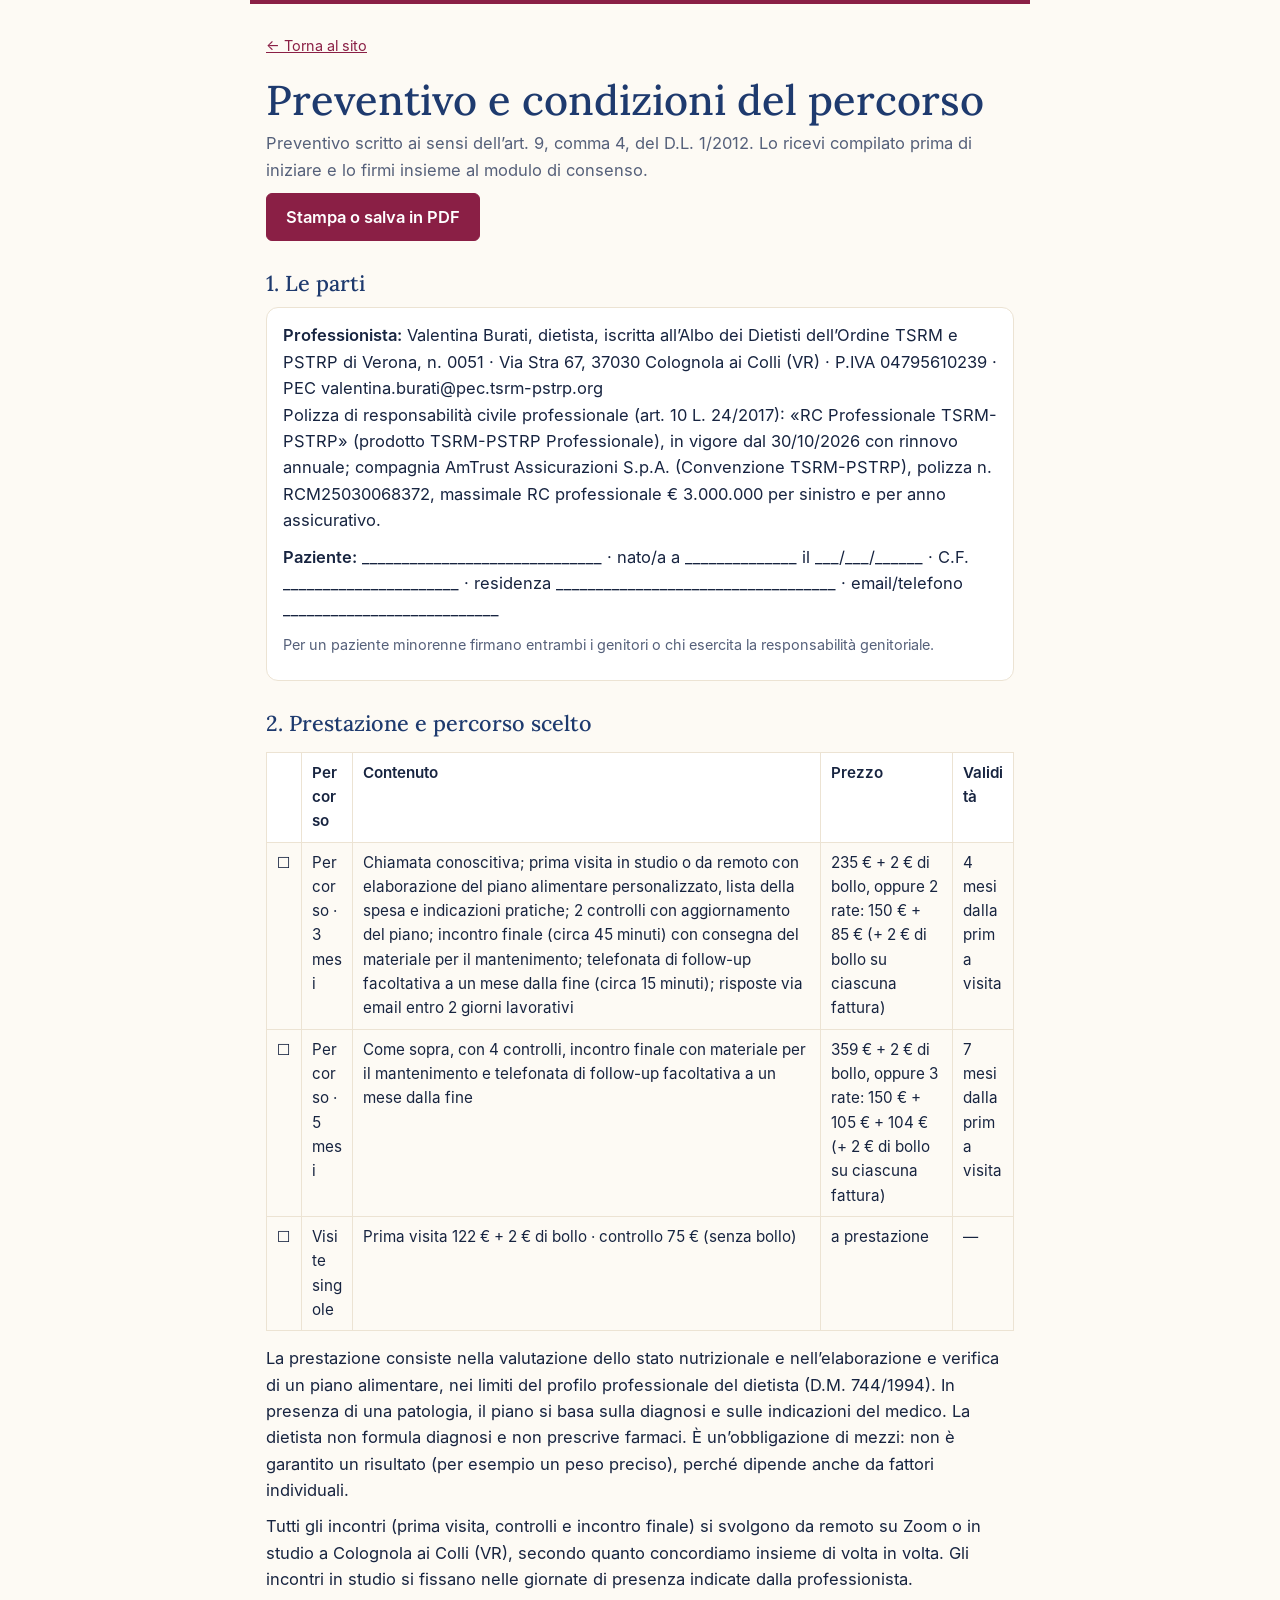
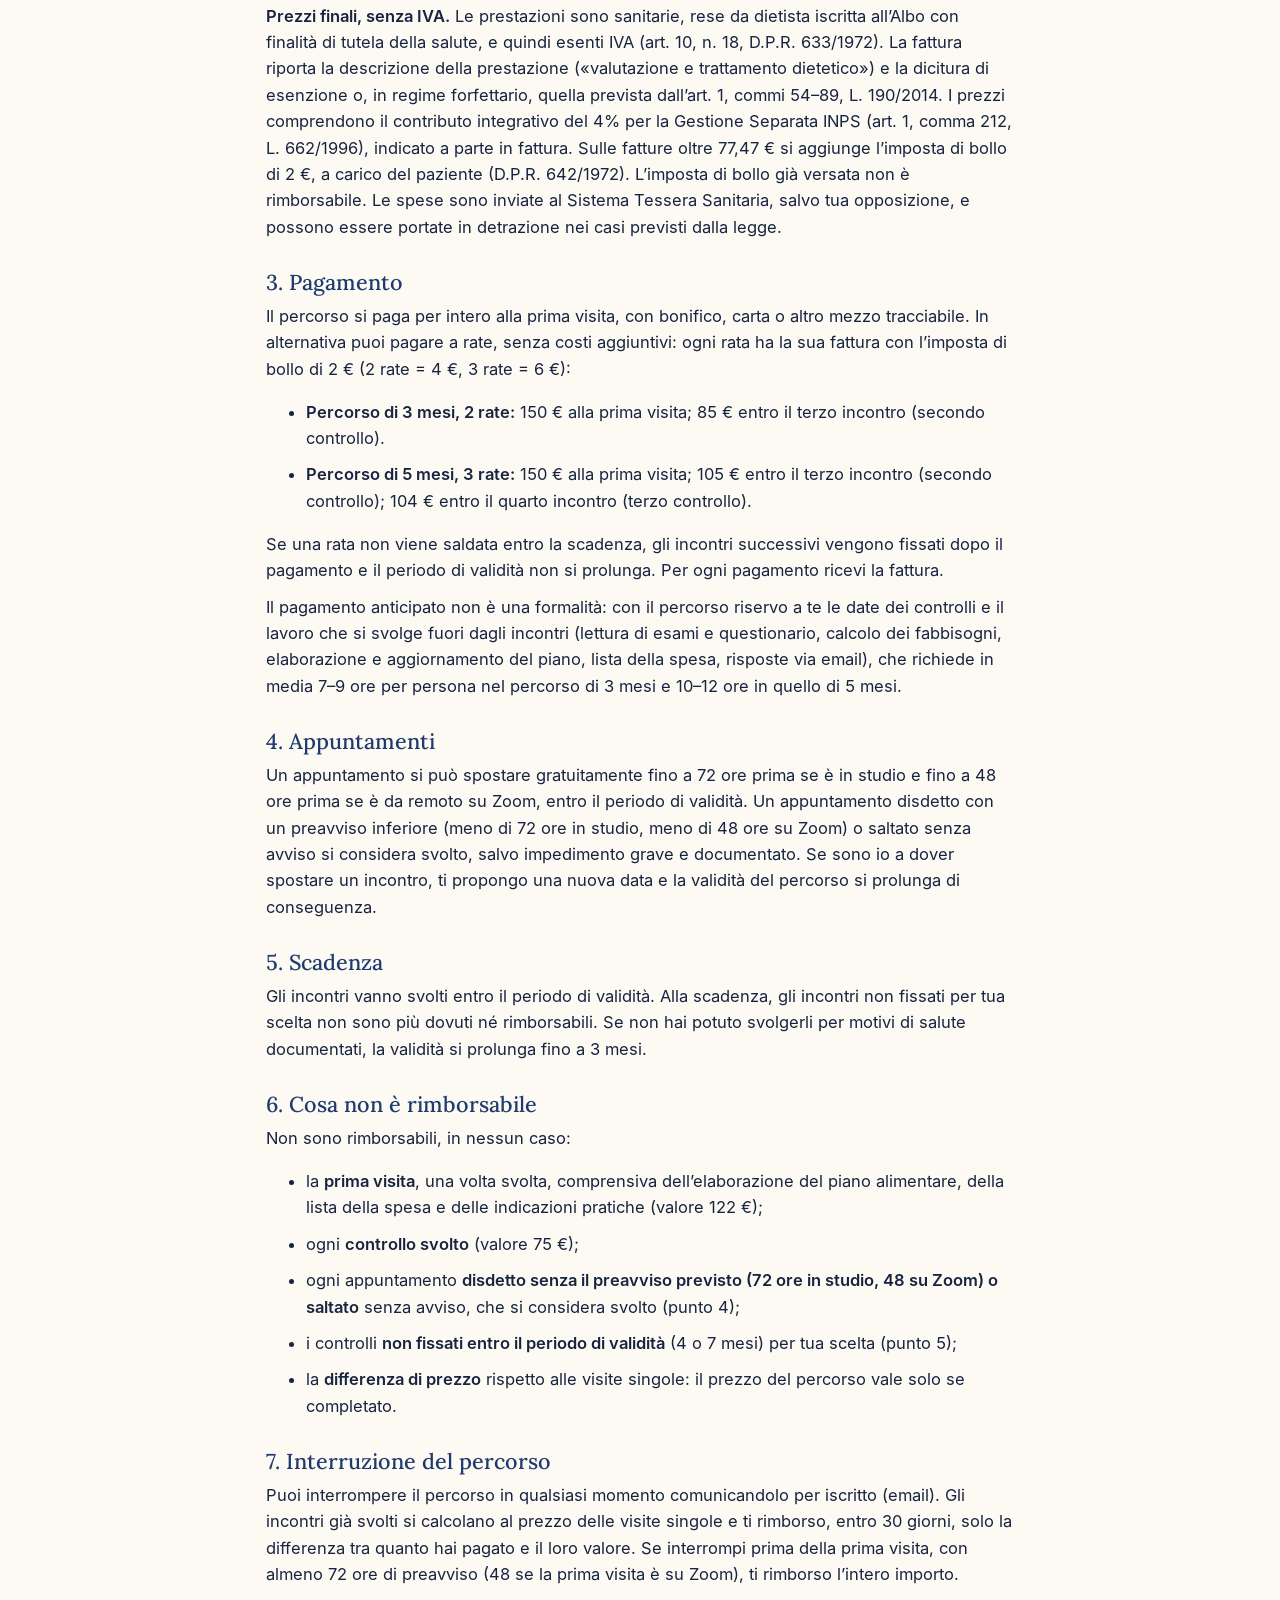
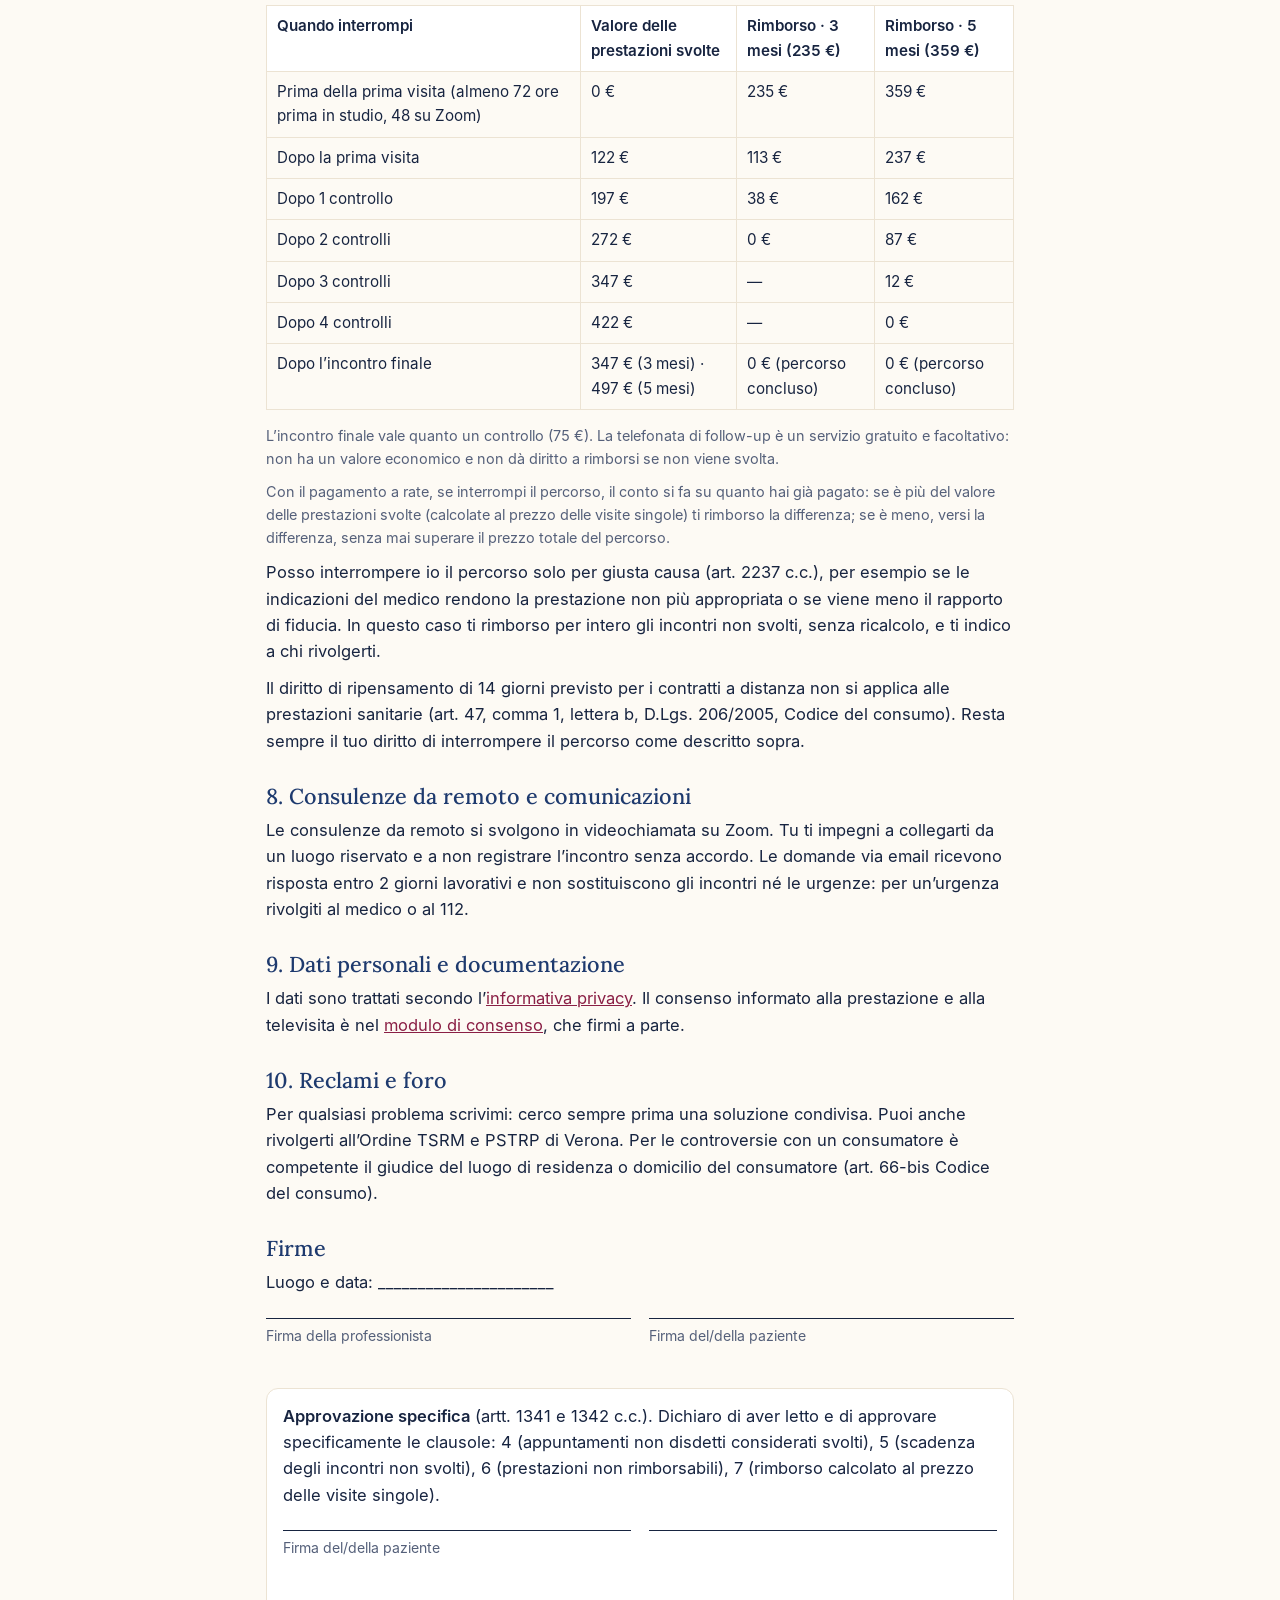
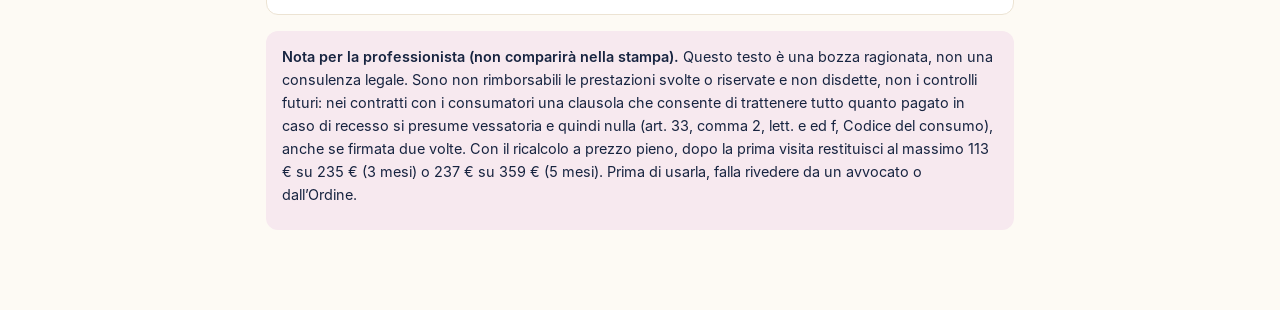
<file: condizioni.html>
<!doctype html>
<html lang="it">
<head>
<meta charset="utf-8">
<meta name="viewport" content="width=device-width, initial-scale=1">
<title>Condizioni del percorso</title>
<meta name="description" content="Preventivo e condizioni dei percorsi nutrizionali di Valentina Burati, dietista: prezzi, pagamento, spostamenti, interruzione e rimborso.">
<link rel="stylesheet" href="documenti.css">
<link rel="icon" href="img/favicon.svg" type="image/svg+xml">
</head>
<body><main class="doc">
<a class="back" href="index.html">← Torna al sito</a>
<h1>Preventivo e condizioni del percorso</h1>
<p class="muted">Preventivo scritto ai sensi dell’art. 9, comma 4, del D.L. 1/2012. Lo ricevi compilato prima di iniziare e lo firmi insieme al modulo di consenso.</p>
<p class="noprint"><button class="print" onclick="window.print()">Stampa o salva in PDF</button></p>

<h2>1. Le parti</h2>
<div class="box">
<p><b>Professionista:</b> Valentina Burati, dietista, iscritta all’Albo dei Dietisti dell’Ordine TSRM e PSTRP di Verona, n. 0051 · Via Stra 67, 37030 Colognola ai Colli (VR) · P.IVA 04795610239 · PEC valentina.burati@pec.tsrm-pstrp.org<br>
Polizza di responsabilità civile professionale (art. 10 L. 24/2017): «RC Professionale TSRM-PSTRP» (prodotto TSRM-PSTRP Professionale), in vigore dal 30/10/2026 con rinnovo annuale; compagnia AmTrust Assicurazioni S.p.A. (Convenzione TSRM-PSTRP), polizza n. RCM25030068372, massimale RC professionale € 3.000.000 per sinistro e per anno assicurativo.</p>
<p><b>Paziente:</b> ______________________________ · nato/a a ______________ il ___/___/______ · C.F. ______________________ · residenza ___________________________________ · email/telefono ___________________________</p>
<p class="small muted">Per un paziente minorenne firmano entrambi i genitori o chi esercita la responsabilità genitoriale.</p>
</div>

<h2>2. Prestazione e percorso scelto</h2>
<div class="tw"><table>
<tr><th></th><th>Percorso</th><th>Contenuto</th><th>Prezzo</th><th>Validità</th></tr>
<tr><td>☐</td><td>Percorso · 3 mesi</td><td>Chiamata conoscitiva; prima visita in studio o da remoto con elaborazione del piano alimentare personalizzato, lista della spesa e indicazioni pratiche; 2 controlli con aggiornamento del piano; incontro finale (circa 45 minuti) con consegna del materiale per il mantenimento; telefonata di follow-up facoltativa a un mese dalla fine (circa 15 minuti); risposte via email entro 2 giorni lavorativi</td><td>235 € + 2 € di bollo, oppure 2 rate: 150 € + 85 € (+ 2 € di bollo su ciascuna fattura)</td><td>4 mesi dalla prima visita</td></tr>
<tr><td>☐</td><td>Percorso · 5 mesi</td><td>Come sopra, con 4 controlli, incontro finale con materiale per il mantenimento e telefonata di follow-up facoltativa a un mese dalla fine</td><td>359 € + 2 € di bollo, oppure 3 rate: 150 € + 105 € + 104 € (+ 2 € di bollo su ciascuna fattura)</td><td>7 mesi dalla prima visita</td></tr>
<tr><td>☐</td><td>Visite singole</td><td>Prima visita 122 € + 2 € di bollo · controllo 75 € (senza bollo)</td><td>a prestazione</td><td>—</td></tr>
</table></div>
<p>La prestazione consiste nella valutazione dello stato nutrizionale e nell’elaborazione e verifica di un piano alimentare, nei limiti del profilo professionale del dietista (D.M. 744/1994). In presenza di una patologia, il piano si basa sulla diagnosi e sulle indicazioni del medico. La dietista non formula diagnosi e non prescrive farmaci. È un’obbligazione di mezzi: non è garantito un risultato (per esempio un peso preciso), perché dipende anche da fattori individuali.</p>
<p>Tutti gli incontri (prima visita, controlli e incontro finale) si svolgono da remoto su Zoom o in studio a Colognola ai Colli (VR), secondo quanto concordiamo insieme di volta in volta. Gli incontri in studio si fissano nelle giornate di presenza indicate dalla professionista.</p>
<p><b>Prezzi finali, senza IVA.</b> Le prestazioni sono sanitarie, rese da dietista iscritta all’Albo con finalità di tutela della salute, e quindi esenti IVA (art. 10, n. 18, D.P.R. 633/1972). La fattura riporta la descrizione della prestazione («valutazione e trattamento dietetico») e la dicitura di esenzione o, in regime forfettario, quella prevista dall’art. 1, commi 54–89, L. 190/2014. I prezzi comprendono il contributo integrativo del 4% per la Gestione Separata INPS (art. 1, comma 212, L. 662/1996), indicato a parte in fattura. Sulle fatture oltre 77,47 € si aggiunge l’imposta di bollo di 2 €, a carico del paziente (D.P.R. 642/1972). L’imposta di bollo già versata non è rimborsabile. Le spese sono inviate al Sistema Tessera Sanitaria, salvo tua opposizione, e possono essere portate in detrazione nei casi previsti dalla legge.</p>

<h2>3. Pagamento</h2>
<p>Il percorso si paga per intero alla prima visita, con bonifico, carta o altro mezzo tracciabile. In alternativa puoi pagare a rate, senza costi aggiuntivi: ogni rata ha la sua fattura con l’imposta di bollo di 2 € (2 rate = 4 €, 3 rate = 6 €):</p>
<ul>
<li><b>Percorso di 3 mesi, 2 rate:</b> 150 € alla prima visita; 85 € entro il terzo incontro (secondo controllo).</li>
<li><b>Percorso di 5 mesi, 3 rate:</b> 150 € alla prima visita; 105 € entro il terzo incontro (secondo controllo); 104 € entro il quarto incontro (terzo controllo).</li>
</ul>
<p>Se una rata non viene saldata entro la scadenza, gli incontri successivi vengono fissati dopo il pagamento e il periodo di validità non si prolunga. Per ogni pagamento ricevi la fattura.</p>
<p>Il pagamento anticipato non è una formalità: con il percorso riservo a te le date dei controlli e il lavoro che si svolge fuori dagli incontri (lettura di esami e questionario, calcolo dei fabbisogni, elaborazione e aggiornamento del piano, lista della spesa, risposte via email), che richiede in media 7–9 ore per persona nel percorso di 3 mesi e 10–12 ore in quello di 5 mesi.</p>

<h2>4. Appuntamenti</h2>
<p>Un appuntamento si può spostare gratuitamente fino a 72 ore prima se è in studio e fino a 48 ore prima se è da remoto su Zoom, entro il periodo di validità. Un appuntamento disdetto con un preavviso inferiore (meno di 72 ore in studio, meno di 48 ore su Zoom) o saltato senza avviso si considera svolto, salvo impedimento grave e documentato. Se sono io a dover spostare un incontro, ti propongo una nuova data e la validità del percorso si prolunga di conseguenza.</p>

<h2>5. Scadenza</h2>
<p>Gli incontri vanno svolti entro il periodo di validità. Alla scadenza, gli incontri non fissati per tua scelta non sono più dovuti né rimborsabili. Se non hai potuto svolgerli per motivi di salute documentati, la validità si prolunga fino a 3 mesi.</p>

<h2>6. Cosa non è rimborsabile</h2>
<p>Non sono rimborsabili, in nessun caso:</p>
<ul>
<li>la <b>prima visita</b>, una volta svolta, comprensiva dell’elaborazione del piano alimentare, della lista della spesa e delle indicazioni pratiche (valore 122 €);</li>
<li>ogni <b>controllo svolto</b> (valore 75 €);</li>
<li>ogni appuntamento <b>disdetto senza il preavviso previsto (72 ore in studio, 48 su Zoom) o saltato</b> senza avviso, che si considera svolto (punto 4);</li>
<li>i controlli <b>non fissati entro il periodo di validità</b> (4 o 7 mesi) per tua scelta (punto 5);</li>
<li>la <b>differenza di prezzo</b> rispetto alle visite singole: il prezzo del percorso vale solo se completato.</li>
</ul>
<h2>7. Interruzione del percorso</h2>
<p>Puoi interrompere il percorso in qualsiasi momento comunicandolo per iscritto (email). Gli incontri già svolti si calcolano al prezzo delle visite singole e ti rimborso, entro 30 giorni, solo la differenza tra quanto hai pagato e il loro valore. Se interrompi prima della prima visita, con almeno 72 ore di preavviso (48 se la prima visita è su Zoom), ti rimborso l’intero importo.</p>
<div class="tw"><table>
<tr><th>Quando interrompi</th><th>Valore delle prestazioni svolte</th><th>Rimborso · 3 mesi (235 €)</th><th>Rimborso · 5 mesi (359 €)</th></tr>
<tr><td>Prima della prima visita (almeno 72 ore prima in studio, 48 su Zoom)</td><td>0 €</td><td>235 €</td><td>359 €</td></tr>
<tr><td>Dopo la prima visita</td><td>122 €</td><td>113 €</td><td>237 €</td></tr>
<tr><td>Dopo 1 controllo</td><td>197 €</td><td>38 €</td><td>162 €</td></tr>
<tr><td>Dopo 2 controlli</td><td>272 €</td><td>0 €</td><td>87 €</td></tr>
<tr><td>Dopo 3 controlli</td><td>347 €</td><td>—</td><td>12 €</td></tr>
<tr><td>Dopo 4 controlli</td><td>422 €</td><td>—</td><td>0 €</td></tr>
<tr><td>Dopo l’incontro finale</td><td>347 € (3 mesi) · 497 € (5 mesi)</td><td>0 € (percorso concluso)</td><td>0 € (percorso concluso)</td></tr>
</table></div>
<p class="small muted">L’incontro finale vale quanto un controllo (75 €). La telefonata di follow-up è un servizio gratuito e facoltativo: non ha un valore economico e non dà diritto a rimborsi se non viene svolta.</p>
<p class="small muted">Con il pagamento a rate, se interrompi il percorso, il conto si fa su quanto hai già pagato: se è più del valore delle prestazioni svolte (calcolate al prezzo delle visite singole) ti rimborso la differenza; se è meno, versi la differenza, senza mai superare il prezzo totale del percorso.</p>
<p>Posso interrompere io il percorso solo per giusta causa (art. 2237 c.c.), per esempio se le indicazioni del medico rendono la prestazione non più appropriata o se viene meno il rapporto di fiducia. In questo caso ti rimborso per intero gli incontri non svolti, senza ricalcolo, e ti indico a chi rivolgerti.</p>
<p>Il diritto di ripensamento di 14 giorni previsto per i contratti a distanza non si applica alle prestazioni sanitarie (art. 47, comma 1, lettera b, D.Lgs. 206/2005, Codice del consumo). Resta sempre il tuo diritto di interrompere il percorso come descritto sopra.</p>

<h2>8. Consulenze da remoto e comunicazioni</h2>
<p>Le consulenze da remoto si svolgono in videochiamata su Zoom. Tu ti impegni a collegarti da un luogo riservato e a non registrare l’incontro senza accordo. Le domande via email ricevono risposta entro 2 giorni lavorativi e non sostituiscono gli incontri né le urgenze: per un’urgenza rivolgiti al medico o al 112.</p>

<h2>9. Dati personali e documentazione</h2>
<p>I dati sono trattati secondo l’<a href="privacy.html">informativa privacy</a>. Il consenso informato alla prestazione e alla televisita è nel <a href="consenso.html">modulo di consenso</a>, che firmi a parte.</p>

<h2>10. Reclami e foro</h2>
<p>Per qualsiasi problema scrivimi: cerco sempre prima una soluzione condivisa. Puoi anche rivolgerti all’Ordine TSRM e PSTRP di Verona. Per le controversie con un consumatore è competente il giudice del luogo di residenza o domicilio del consumatore (art. 66-bis Codice del consumo).</p>

<h2>Firme</h2>
<p>Luogo e data: ______________________</p>
<div class="sign"><div>Firma della professionista</div><div>Firma del/della paziente</div></div>
<div class="box">
<p><b>Approvazione specifica</b> (artt. 1341 e 1342 c.c.). Dichiaro di aver letto e di approvare specificamente le clausole: 4 (appuntamenti non disdetti considerati svolti), 5 (scadenza degli incontri non svolti), 6 (prestazioni non rimborsabili), 7 (rimborso calcolato al prezzo delle visite singole).</p>
<div class="sign"><div>Firma del/della paziente</div><div></div></div>
</div>

<div class="note warn noprint small">
<p><b>Nota per la professionista (non comparirà nella stampa).</b> Questo testo è una bozza ragionata, non una consulenza legale. Sono non rimborsabili le prestazioni svolte o riservate e non disdette, non i controlli futuri: nei contratti con i consumatori una clausola che consente di trattenere tutto quanto pagato in caso di recesso si presume vessatoria e quindi nulla (art. 33, comma 2, lett. e ed f, Codice del consumo), anche se firmata due volte. Con il ricalcolo a prezzo pieno, dopo la prima visita restituisci al massimo 113 € su 235 € (3 mesi) o 237 € su 359 € (5 mesi). Prima di usarla, falla rivedere da un avvocato o dall’Ordine.</p>
</div>
</main></body>
</html>
</file>
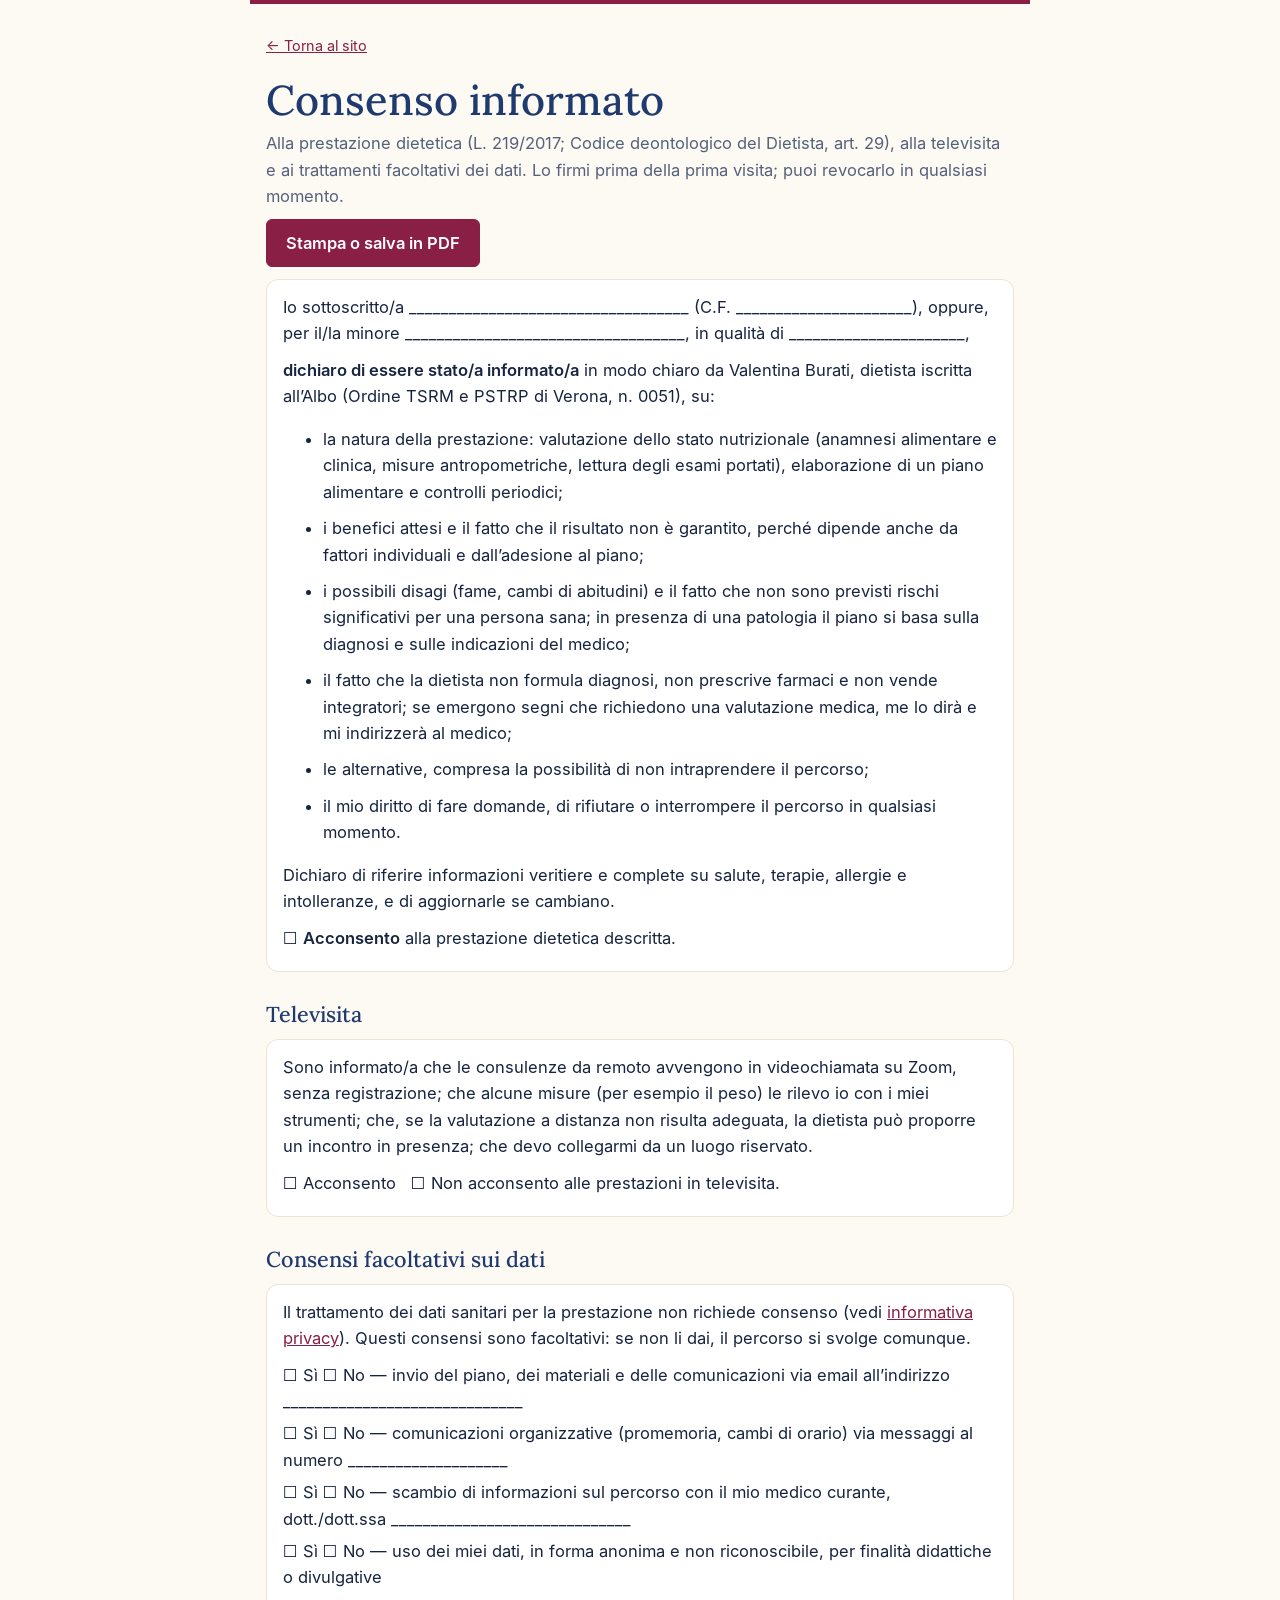
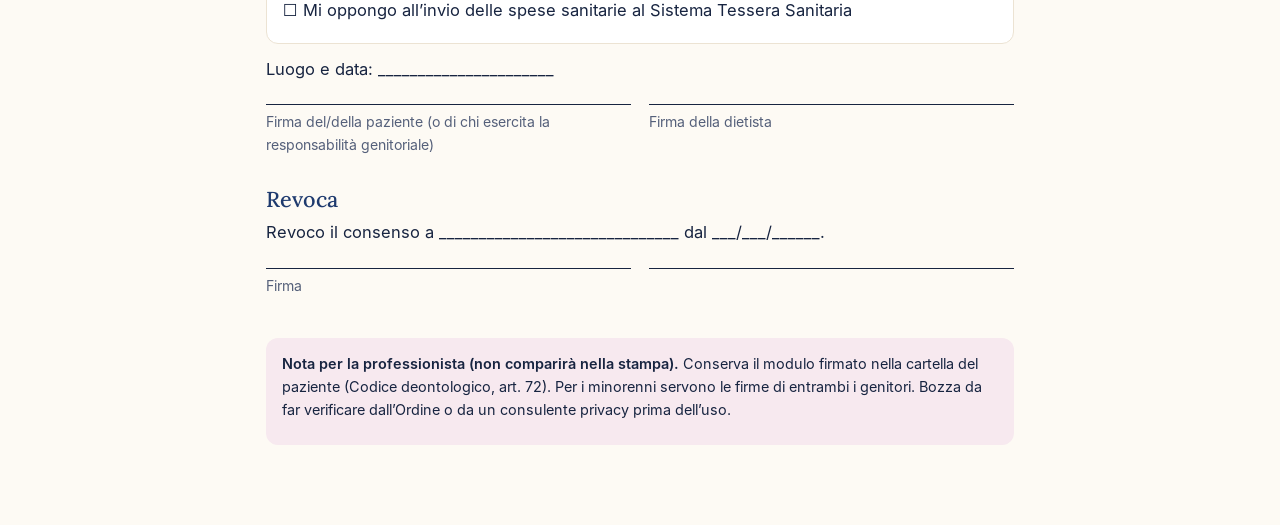
<file: consenso.html>
<!doctype html>
<html lang="it">
<head>
<meta charset="utf-8">
<meta name="viewport" content="width=device-width, initial-scale=1">
<title>Consenso informato</title>
<meta name="description" content="Modulo di consenso informato alla prestazione dietetica, alla televisita e alle comunicazioni, di Valentina Burati, dietista.">
<link rel="stylesheet" href="documenti.css">
<link rel="icon" href="img/favicon.svg" type="image/svg+xml">
</head>
<body><main class="doc">
<a class="back" href="index.html">← Torna al sito</a>
<h1>Consenso informato</h1>
<p class="muted">Alla prestazione dietetica (L. 219/2017; Codice deontologico del Dietista, art. 29), alla televisita e ai trattamenti facoltativi dei dati. Lo firmi prima della prima visita; puoi revocarlo in qualsiasi momento.</p>
<p class="noprint"><button class="print" onclick="window.print()">Stampa o salva in PDF</button></p>

<div class="box">
<p>Io sottoscritto/a ___________________________________ (C.F. ______________________), oppure, per il/la minore ___________________________________, in qualità di ______________________,</p>
<p><b>dichiaro di essere stato/a informato/a</b> in modo chiaro da Valentina Burati, dietista iscritta all’Albo (Ordine TSRM e PSTRP di Verona, n. 0051), su:</p>
<ul>
<li>la natura della prestazione: valutazione dello stato nutrizionale (anamnesi alimentare e clinica, misure antropometriche, lettura degli esami portati), elaborazione di un piano alimentare e controlli periodici;</li>
<li>i benefici attesi e il fatto che il risultato non è garantito, perché dipende anche da fattori individuali e dall’adesione al piano;</li>
<li>i possibili disagi (fame, cambi di abitudini) e il fatto che non sono previsti rischi significativi per una persona sana; in presenza di una patologia il piano si basa sulla diagnosi e sulle indicazioni del medico;</li>
<li>il fatto che la dietista non formula diagnosi, non prescrive farmaci e non vende integratori; se emergono segni che richiedono una valutazione medica, me lo dirà e mi indirizzerà al medico;</li>
<li>le alternative, compresa la possibilità di non intraprendere il percorso;</li>
<li>il mio diritto di fare domande, di rifiutare o interrompere il percorso in qualsiasi momento.</li>
</ul>
<p>Dichiaro di riferire informazioni veritiere e complete su salute, terapie, allergie e intolleranze, e di aggiornarle se cambiano.</p>
<label class="check">☐ <b>Acconsento</b> alla prestazione dietetica descritta.</label>
</div>

<h2>Televisita</h2>
<div class="box">
<p>Sono informato/a che le consulenze da remoto avvengono in videochiamata su Zoom, senza registrazione; che alcune misure (per esempio il peso) le rilevo io con i miei strumenti; che, se la valutazione a distanza non risulta adeguata, la dietista può proporre un incontro in presenza; che devo collegarmi da un luogo riservato.</p>
<label class="check">☐ Acconsento &nbsp; ☐ Non acconsento alle prestazioni in televisita.</label>
</div>

<h2>Consensi facoltativi sui dati</h2>
<div class="box">
<p>Il trattamento dei dati sanitari per la prestazione non richiede consenso (vedi <a href="privacy.html">informativa privacy</a>). Questi consensi sono facoltativi: se non li dai, il percorso si svolge comunque.</p>
<label class="check">☐ Sì ☐ No — invio del piano, dei materiali e delle comunicazioni via email all’indirizzo ______________________________</label>
<label class="check">☐ Sì ☐ No — comunicazioni organizzative (promemoria, cambi di orario) via messaggi al numero ____________________</label>
<label class="check">☐ Sì ☐ No — scambio di informazioni sul percorso con il mio medico curante, dott./dott.ssa ______________________________</label>
<label class="check">☐ Sì ☐ No — uso dei miei dati, in forma anonima e non riconoscibile, per finalità didattiche o divulgative</label>
<label class="check">☐ Mi oppongo all’invio delle spese sanitarie al Sistema Tessera Sanitaria</label>
</div>

<p>Luogo e data: ______________________</p>
<div class="sign"><div>Firma del/della paziente (o di chi esercita la responsabilità genitoriale)</div><div>Firma della dietista</div></div>

<h2>Revoca</h2>
<p>Revoco il consenso a ______________________________ dal ___/___/______.</p>
<div class="sign"><div>Firma</div><div></div></div>

<div class="note warn noprint small">
<p><b>Nota per la professionista (non comparirà nella stampa).</b> Conserva il modulo firmato nella cartella del paziente (Codice deontologico, art. 72). Per i minorenni servono le firme di entrambi i genitori. Bozza da far verificare dall’Ordine o da un consulente privacy prima dell’uso.</p>
</div>
</main></body>
</html>
</file>
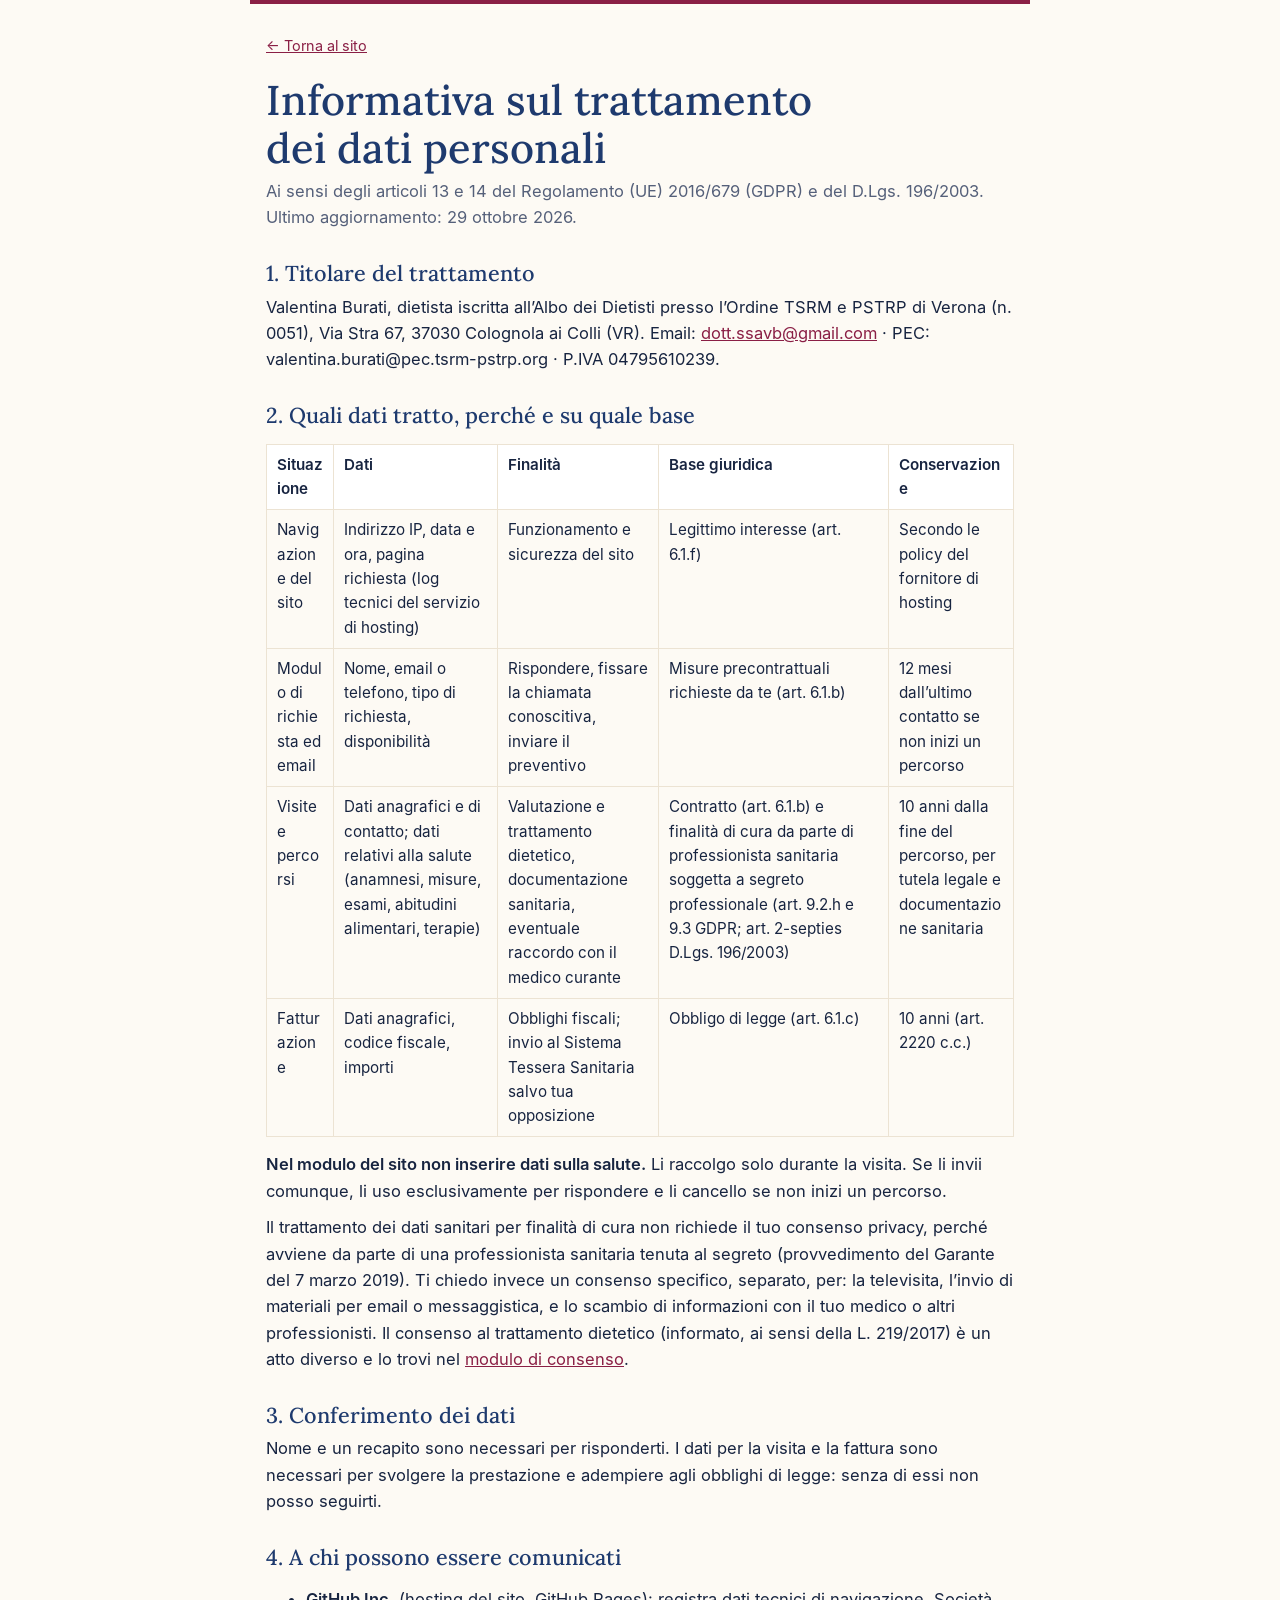
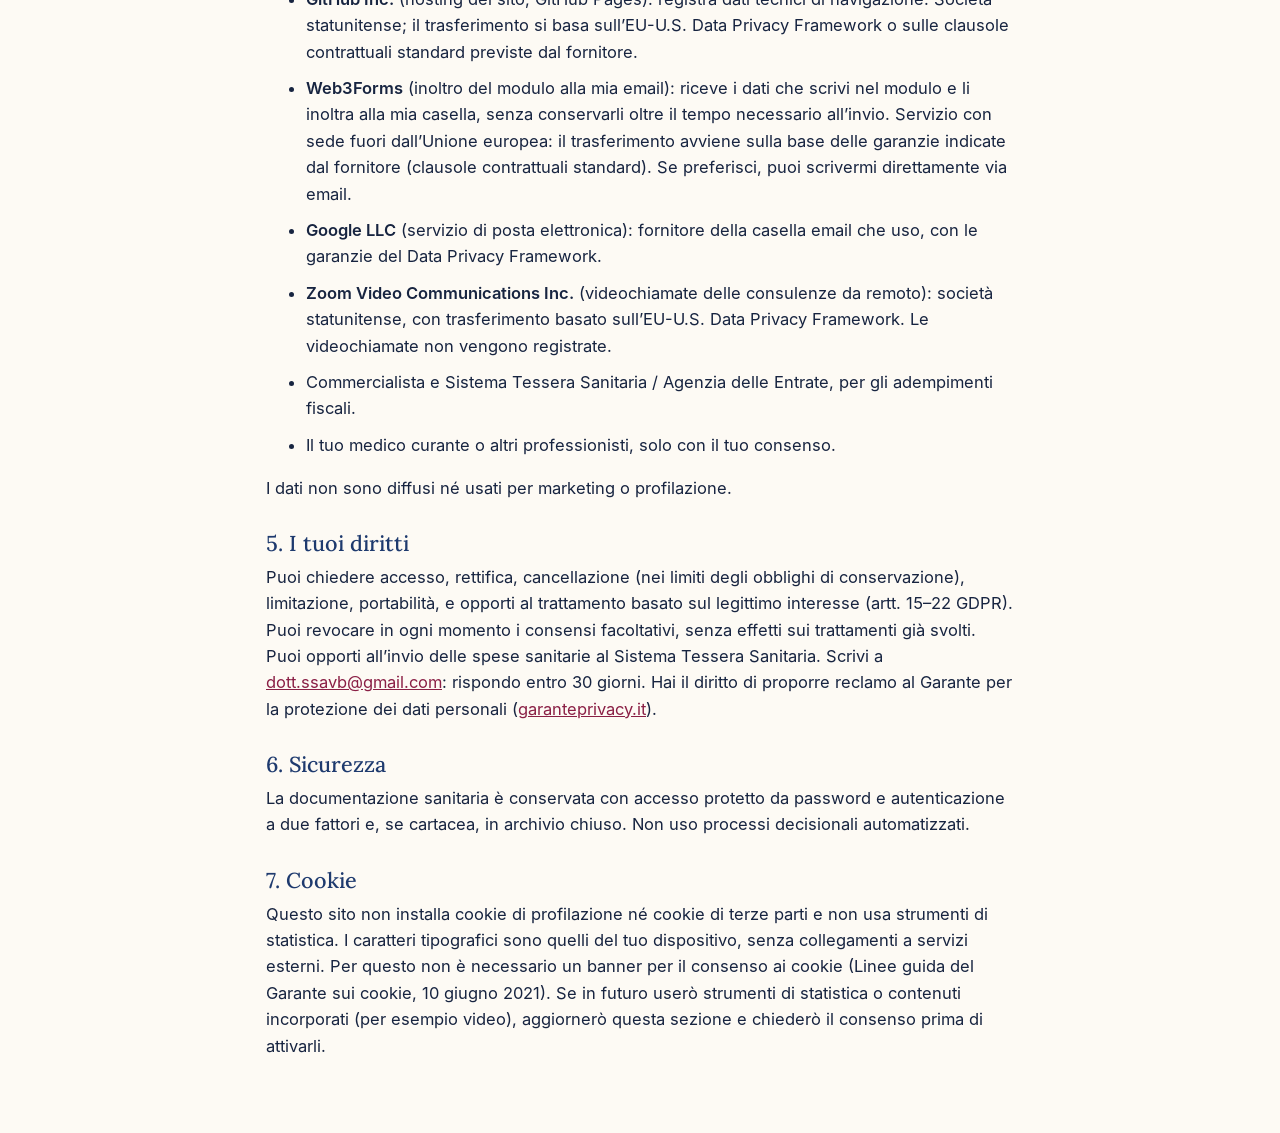
<file: privacy.html>
<!doctype html>
<html lang="it">
<head>
<meta charset="utf-8">
<meta name="viewport" content="width=device-width, initial-scale=1">
<title>Privacy e cookie</title>
<meta name="description" content="Informativa sul trattamento dei dati personali e sui cookie del sito di Valentina Burati, dietista.">
<link rel="stylesheet" href="documenti.css">
<link rel="icon" href="img/favicon.svg" type="image/svg+xml">
</head>
<body><main class="doc">
<a class="back" href="index.html">← Torna al sito</a>
<h1>Informativa sul trattamento dei dati personali</h1>
<p class="muted">Ai sensi degli articoli 13 e 14 del Regolamento (UE) 2016/679 (GDPR) e del D.Lgs. 196/2003. Ultimo aggiornamento: 29 ottobre 2026.</p>

<h2>1. Titolare del trattamento</h2>
<p>Valentina Burati, dietista iscritta all’Albo dei Dietisti presso l’Ordine TSRM e PSTRP di Verona (n. 0051), Via Stra 67, 37030 Colognola ai Colli (VR). Email: <a href="mailto:dott.ssavb@gmail.com">dott.ssavb@gmail.com</a> · PEC: valentina.burati@pec.tsrm-pstrp.org · P.IVA 04795610239.</p>

<h2>2. Quali dati tratto, perché e su quale base</h2>
<div class="tw"><table>
<tr><th>Situazione</th><th>Dati</th><th>Finalità</th><th>Base giuridica</th><th>Conservazione</th></tr>
<tr><td>Navigazione del sito</td><td>Indirizzo IP, data e ora, pagina richiesta (log tecnici del servizio di hosting)</td><td>Funzionamento e sicurezza del sito</td><td>Legittimo interesse (art. 6.1.f)</td><td>Secondo le policy del fornitore di hosting</td></tr>
<tr><td>Modulo di richiesta ed email</td><td>Nome, email o telefono, tipo di richiesta, disponibilità</td><td>Rispondere, fissare la chiamata conoscitiva, inviare il preventivo</td><td>Misure precontrattuali richieste da te (art. 6.1.b)</td><td>12 mesi dall’ultimo contatto se non inizi un percorso</td></tr>
<tr><td>Visite e percorsi</td><td>Dati anagrafici e di contatto; dati relativi alla salute (anamnesi, misure, esami, abitudini alimentari, terapie)</td><td>Valutazione e trattamento dietetico, documentazione sanitaria, eventuale raccordo con il medico curante</td><td>Contratto (art. 6.1.b) e finalità di cura da parte di professionista sanitaria soggetta a segreto professionale (art. 9.2.h e 9.3 GDPR; art. 2-septies D.Lgs. 196/2003)</td><td>10 anni dalla fine del percorso, per tutela legale e documentazione sanitaria</td></tr>
<tr><td>Fatturazione</td><td>Dati anagrafici, codice fiscale, importi</td><td>Obblighi fiscali; invio al Sistema Tessera Sanitaria salvo tua opposizione</td><td>Obbligo di legge (art. 6.1.c)</td><td>10 anni (art. 2220 c.c.)</td></tr>
</table></div>
<p><b>Nel modulo del sito non inserire dati sulla salute.</b> Li raccolgo solo durante la visita. Se li invii comunque, li uso esclusivamente per rispondere e li cancello se non inizi un percorso.</p>
<p>Il trattamento dei dati sanitari per finalità di cura non richiede il tuo consenso privacy, perché avviene da parte di una professionista sanitaria tenuta al segreto (provvedimento del Garante del 7 marzo 2019). Ti chiedo invece un consenso specifico, separato, per: la televisita, l’invio di materiali per email o messaggistica, e lo scambio di informazioni con il tuo medico o altri professionisti. Il consenso al trattamento dietetico (informato, ai sensi della L. 219/2017) è un atto diverso e lo trovi nel <a href="consenso.html">modulo di consenso</a>.</p>

<h2>3. Conferimento dei dati</h2>
<p>Nome e un recapito sono necessari per risponderti. I dati per la visita e la fattura sono necessari per svolgere la prestazione e adempiere agli obblighi di legge: senza di essi non posso seguirti.</p>

<h2>4. A chi possono essere comunicati</h2>
<ul>
<li><b>GitHub Inc.</b> (hosting del sito, GitHub Pages): registra dati tecnici di navigazione. Società statunitense; il trasferimento si basa sull’EU-U.S. Data Privacy Framework o sulle clausole contrattuali standard previste dal fornitore.</li>
<li><b>Web3Forms</b> (inoltro del modulo alla mia email): riceve i dati che scrivi nel modulo e li inoltra alla mia casella, senza conservarli oltre il tempo necessario all’invio. Servizio con sede fuori dall’Unione europea: il trasferimento avviene sulla base delle garanzie indicate dal fornitore (clausole contrattuali standard). Se preferisci, puoi scrivermi direttamente via email.</li>
<li><b>Google LLC</b> (servizio di posta elettronica): fornitore della casella email che uso, con le garanzie del Data Privacy Framework.</li>
<li><b>Zoom Video Communications Inc.</b> (videochiamate delle consulenze da remoto): società statunitense, con trasferimento basato sull’EU-U.S. Data Privacy Framework. Le videochiamate non vengono registrate.</li>
<li>Commercialista e Sistema Tessera Sanitaria / Agenzia delle Entrate, per gli adempimenti fiscali.</li>
<li>Il tuo medico curante o altri professionisti, solo con il tuo consenso.</li>
</ul>
<p>I dati non sono diffusi né usati per marketing o profilazione.</p>

<h2>5. I tuoi diritti</h2>
<p>Puoi chiedere accesso, rettifica, cancellazione (nei limiti degli obblighi di conservazione), limitazione, portabilità, e opporti al trattamento basato sul legittimo interesse (artt. 15–22 GDPR). Puoi revocare in ogni momento i consensi facoltativi, senza effetti sui trattamenti già svolti. Puoi opporti all’invio delle spese sanitarie al Sistema Tessera Sanitaria. Scrivi a <a href="mailto:dott.ssavb@gmail.com">dott.ssavb@gmail.com</a>: rispondo entro 30 giorni. Hai il diritto di proporre reclamo al Garante per la protezione dei dati personali (<a href="https://www.garanteprivacy.it" rel="noopener">garanteprivacy.it</a>).</p>

<h2>6. Sicurezza</h2>
<p>La documentazione sanitaria è conservata con accesso protetto da password e autenticazione a due fattori e, se cartacea, in archivio chiuso. Non uso processi decisionali automatizzati.</p>

<h2 id="cookie">7. Cookie</h2>
<p>Questo sito non installa cookie di profilazione né cookie di terze parti e non usa strumenti di statistica. I caratteri tipografici sono quelli del tuo dispositivo, senza collegamenti a servizi esterni. Per questo non è necessario un banner per il consenso ai cookie (Linee guida del Garante sui cookie, 10 giugno 2021). Se in futuro userò strumenti di statistica o contenuti incorporati (per esempio video), aggiornerò questa sezione e chiederò il consenso prima di attivarli.</p>
</main></body>
</html>
</file>
<file: documenti.css>
@font-face{font-family:"Inter";src:url("fonts/inter-regular.woff") format("woff");font-weight:400;font-display:swap}
@font-face{font-family:"Inter";src:url("fonts/inter-semibold.woff") format("woff");font-weight:600 700;font-display:swap}
@font-face{font-family:"Lora";src:url("fonts/lora.woff") format("woff");font-weight:400 700;font-style:normal;font-display:swap}
@font-face{font-family:"Lora";src:url("fonts/lora-italic.woff") format("woff");font-weight:400 700;font-style:italic;font-display:swap}
:root{
  --bg:#FDFAF4;--surface:#FFFFFF;--ink:#172440;--muted:#55607A;--line:#ECE3D3;--wine:#8A1F45;--sage:#1E3A6E;--sage-soft:#EAF0F8;--wine-soft:#F7E9EF;
  --display:"Lora","Iowan Old Style",Georgia,serif;--body:"Inter",system-ui,-apple-system,"Segoe UI",sans-serif;
}
@media (prefers-color-scheme:dark){:root:not([data-theme="light"]){--bg:#0F1626;--surface:#18223A;--ink:#E9EEF7;--muted:#A7B2C8;--line:#27334D;--wine:#E79AB6;--sage:#9DB7E6;--sage-soft:#16233D;--wine-soft:#2B1A27;color-scheme:dark}}
:root[data-theme="dark"]{--bg:#0F1626;--surface:#18223A;--ink:#E9EEF7;--muted:#A7B2C8;--line:#27334D;--wine:#E79AB6;--sage:#9DB7E6;--sage-soft:#16233D;--wine-soft:#2B1A27;color-scheme:dark}
*{box-sizing:border-box}
body{background:var(--bg);color:var(--ink);font-family:var(--body);font-size:16.5px;line-height:1.6;margin:0}
.doc{border-top:4px solid var(--wine);max-width:780px;margin:0 auto;padding:28px max(16px,env(safe-area-inset-left,0px)) 64px}
a{color:var(--wine)}
.back{font-size:.9rem}
h1,h2{color:var(--sage);font-family:var(--display);font-weight:500;line-height:1.15;text-wrap:balance}
h1{font-size:clamp(1.9rem,5vw,2.6rem);margin:18px 0 6px}
h2{font-size:1.35rem;margin:30px 0 8px}
p,li{margin:0 0 10px}
.muted{color:var(--muted)}.small{font-size:.9rem}
.note{background:var(--sage-soft);border-radius:12px;padding:14px 16px;margin:16px 0}
.warn{background:var(--wine-soft)}
.todo{background:var(--wine-soft);color:var(--wine);border-radius:4px;padding:0 4px}
td,th{overflow-wrap:anywhere}
.tw{overflow-x:auto;max-width:100%}
table{min-width:520px;border-collapse:collapse;width:100%;margin:8px 0 14px;font-size:.95rem}
th,td{border:1px solid var(--line);padding:8px 10px;text-align:left;vertical-align:top}
th{background:var(--surface)}
.sign{display:grid;grid-template-columns:1fr 1fr;gap:18px;margin:22px 0}
.sign div{border-top:1px solid var(--ink);padding-top:6px;font-size:.88rem;color:var(--muted);min-height:48px}
.box{border:1px solid var(--line);background:var(--surface);border-radius:12px;padding:14px 16px;margin:12px 0}
.check{display:block;margin:6px 0}
.print{font:inherit;font-weight:600;border-radius:6px;padding:.6rem 1.2rem;border:1.5px solid var(--wine);background:var(--wine);color:#fff;cursor:pointer}
@media (max-width:560px){.sign{grid-template-columns:1fr}td,th{overflow-wrap:anywhere}
.tw{overflow-x:auto;max-width:100%}
table{min-width:520px;font-size:.88rem}}
@media print{body{background:#fff;color:#000;font-size:11.5pt}.back,.print,.noprint{display:none}a{color:#000}.note{border:1px solid #999;background:none}.doc{padding:0}}
</file>
